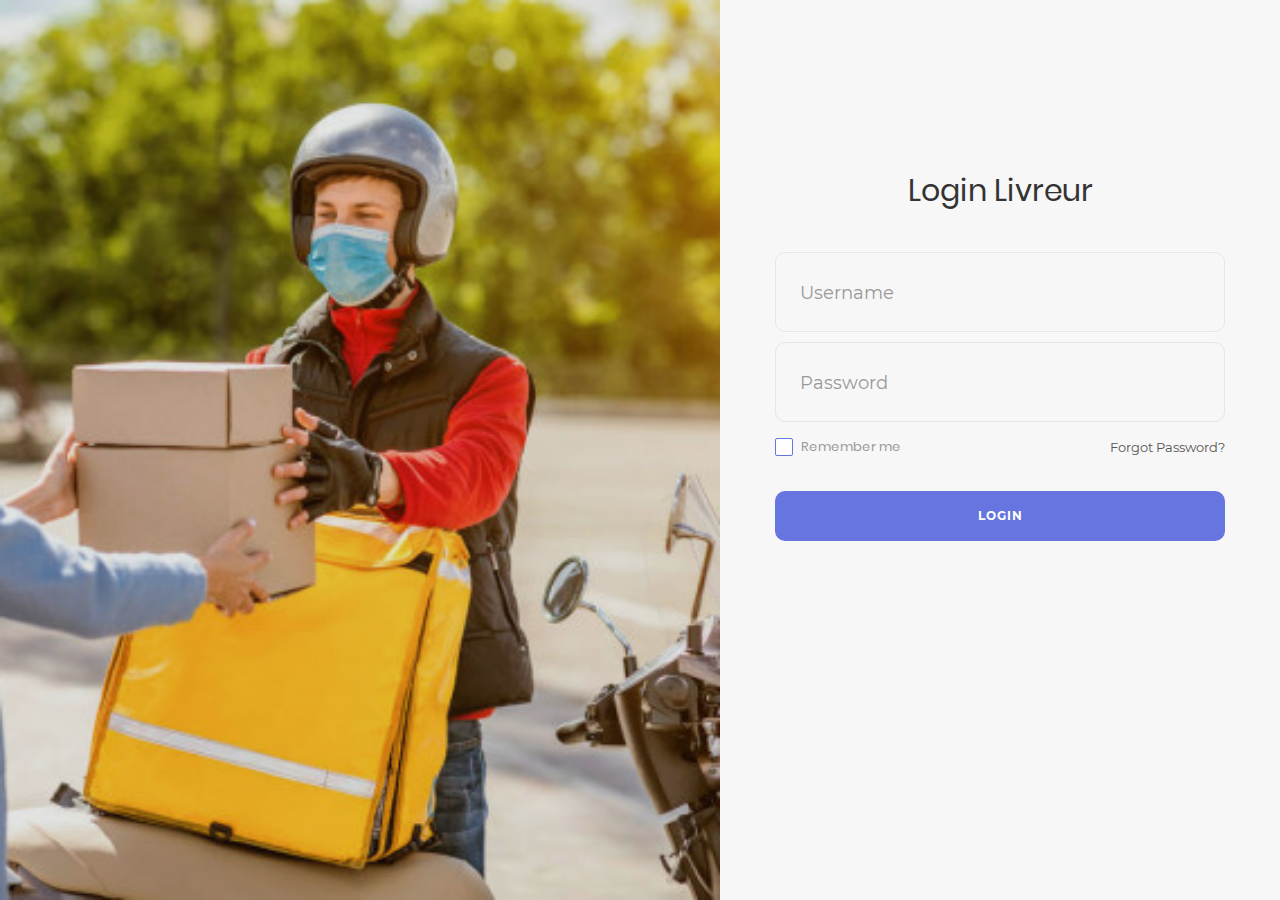
<file: delivery.html>
<!DOCTYPE html>
<html lang="en">
<head>
	<title>Login V18</title>
	<meta charset="UTF-8">
	<meta name="viewport" content="width=device-width, initial-scale=1">
	<link rel="icon" type="image/png" href="images/icons/icon.png"/>
	<link rel="stylesheet" type="text/css" href="vendor/bootstrap/css/bootstrap.min.css">
	<link rel="stylesheet" type="text/css" href="fonts/font-awesome-4.7.0/css/font-awesome.min.css">
	<link rel="stylesheet" type="text/css" href="fonts/Linearicons-Free-v1.0.0/icon-font.min.css">
	<link rel="stylesheet" type="text/css" href="vendor/animate/animate.css">	
	<link rel="stylesheet" type="text/css" href="vendor/css-hamburgers/hamburgers.min.css">
	<link rel="stylesheet" type="text/css" href="vendor/animsition/css/animsition.min.css">
	<link rel="stylesheet" type="text/css" href="vendor/select2/select2.min.css">
	<link rel="stylesheet" type="text/css" href="vendor/daterangepicker/daterangepicker.css">
	<link rel="stylesheet" type="text/css" href="css/util.css">
	<link rel="stylesheet" type="text/css" href="css/main.css">
</head>

<body style="background-color: #666666;">
	
	<div class="limiter">
		<div class="container-login100">
			<div class="wrap-login100">
				<form class="login100-form validate-form" >
					<span class="login100-form-title p-b-43">
						Login Livreur  
					</span>
					
					
					<div class="wrap-input100 validate-input" >
						<input class="input100" type="text" name="username">
						<span class="focus-input100"></span>
						<span class="label-input100">Username</span>
					</div>
					
					
					<div class="wrap-input100 validate-input" data-validate="Password is required">
						<input class="input100" type="password" name="pass">
						<span class="focus-input100"></span>
						<span class="label-input100">Password</span>
					</div>

					<div class="flex-sb-m w-full p-t-3 p-b-32">
						<div class="contact100-form-checkbox">
							<input class="input-checkbox100" id="ckb1" type="checkbox" name="remember-me">
							<label class="label-checkbox100" for="ckb1">
								Remember me
							</label>
						</div>

						<div>
							<a href="#" class="txt1">
								Forgot Password?
							</a>
						</div>
					</div>
			

					<div class="container-login100-form-btn">
						<button class="login100-form-btn">
							Login
						</button>
					</div>
					

				</form>

				<div class="login100-more" style="background-image: url('images/bg-03.jpg');">
				</div>
			</div>
		</div>
	</div>
	
	

	
	
<!--===============================================================================================-->
	<script src="vendor/jquery/jquery-3.2.1.min.js"></script>
<!--===============================================================================================-->
	<script src="vendor/animsition/js/animsition.min.js"></script>
<!--===============================================================================================-->
	<script src="vendor/bootstrap/js/popper.js"></script>
	<script src="vendor/bootstrap/js/bootstrap.min.js"></script>
<!--===============================================================================================-->
	<script src="vendor/select2/select2.min.js"></script>
<!--===============================================================================================-->
	<script src="vendor/daterangepicker/moment.min.js"></script>
	<script src="vendor/daterangepicker/daterangepicker.js"></script>
<!--===============================================================================================-->
	<script src="vendor/countdowntime/countdowntime.js"></script>
<!--===============================================================================================-->
	<script src="js/main.js"></script>

</body>
</html>
</file>
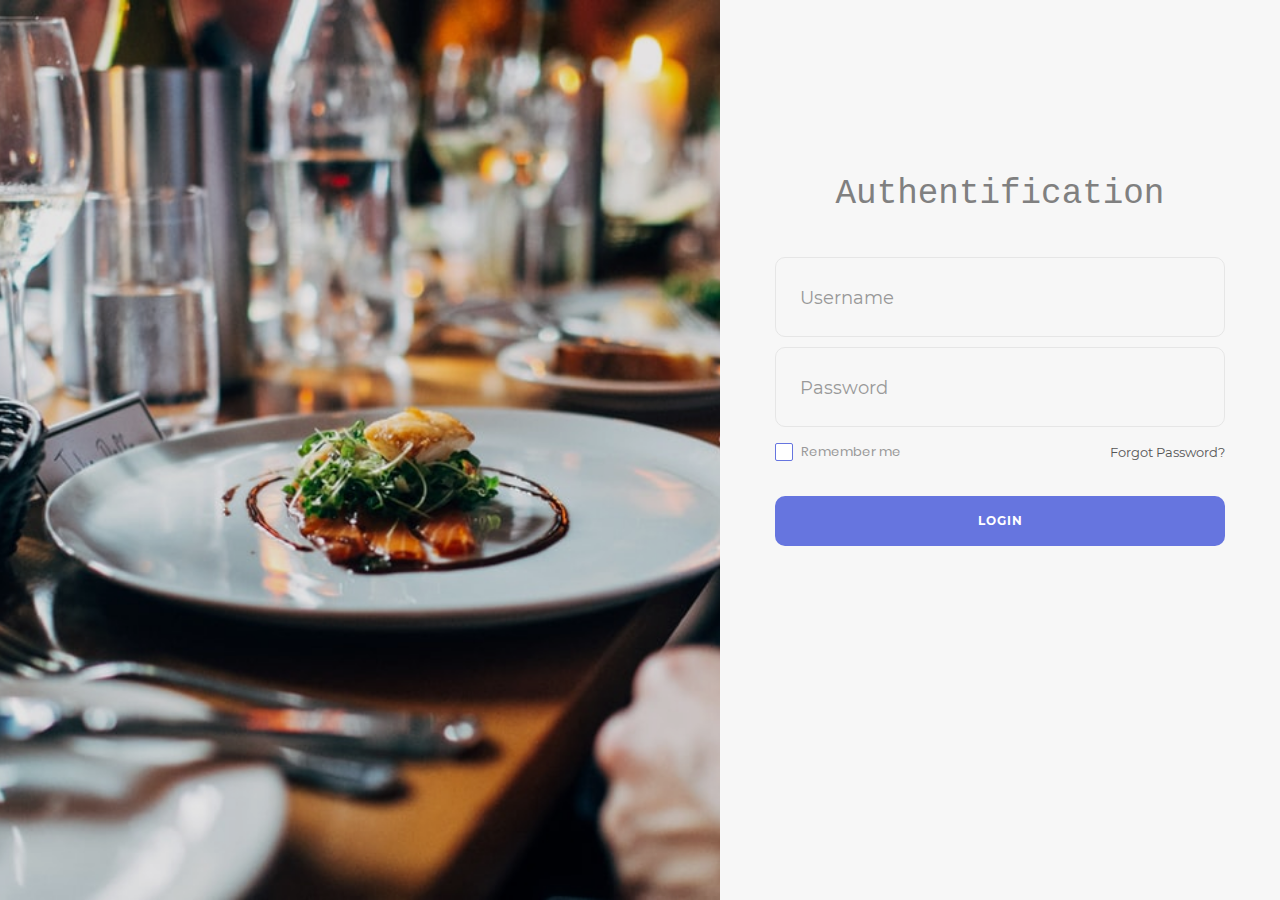
<file: login-users.html>
<!DOCTYPE html>
<html lang="en">
<head>
	<title>Login V18</title>
	<meta charset="UTF-8">
	<meta name="viewport" content="width=device-width, initial-scale=1">
	<link rel="icon" type="image/png" href="images/icons/icon.png"/>
	<link rel="stylesheet" type="text/css" href="vendor/bootstrap/css/bootstrap.min.css">
	<link rel="stylesheet" type="text/css" href="fonts/font-awesome-4.7.0/css/font-awesome.min.css">
	<link rel="stylesheet" type="text/css" href="fonts/Linearicons-Free-v1.0.0/icon-font.min.css">
	<link rel="stylesheet" type="text/css" href="vendor/animate/animate.css">	
	<link rel="stylesheet" type="text/css" href="vendor/css-hamburgers/hamburgers.min.css">
	<link rel="stylesheet" type="text/css" href="vendor/animsition/css/animsition.min.css">
	<link rel="stylesheet" type="text/css" href="vendor/select2/select2.min.css">
	<link rel="stylesheet" type="text/css" href="vendor/daterangepicker/daterangepicker.css">
	<link rel="stylesheet" type="text/css" href="css/util.css">
	<link rel="stylesheet" type="text/css" href="css/main.css">
	<style>
		.sitename{
			color:gray;
			font-family: 'Courier New', Courier, monospace;
		}
		.sitename:hover{
			text-decoration: dotted;
            opacity: 0.7;
		}
	</style>
	<script src="https://ajax.googleapis.com/ajax/libs/jquery/3.5.1/jquery.min.js"></script>
	<script> 
	$(document).ready(function(){
	 
		var div = $(".sitename");  
		div.animate({left: '5px',right:'5px'}, 300);
		div.animate({fontSize: '1.2em'}, "slow");
	});
	</script> 
</head>

<body style="background-color: #666666;">
	
	<div class="limiter">
		<div class="container-login100">
			<div class="wrap-login100">
				<form class="login100-form validate-form"  method="POST" action="connectuser.php" >
				<span class="login100-form-title p-b-43">
						<div class="sitename"> Authentification </div>
					</span>
					
					
					<div class="wrap-input100 validate-input" >
						<input class="input100" type="text" name="username">
						<span class="focus-input100"></span>
						<span class="label-input100">Username</span>
					</div>
					
					
					<div class="wrap-input100 validate-input" data-validate="Password is required">
						<input class="input100" type="password" name="pass">
						<span class="focus-input100"></span>
						<span class="label-input100">Password</span>
					</div>

					<div class="flex-sb-m w-full p-t-3 p-b-32">
						<div class="contact100-form-checkbox">
							<input class="input-checkbox100" id="ckb1" type="checkbox" name="remember-me">
							<label class="label-checkbox100" for="ckb1">
								Remember me
							</label>
						</div>

						<div>
							<a href="#" class="txt1">
								Forgot Password?
							</a>
						</div>
					</div>
			

					<div class="container-login100-form-btn">
						<button class="login100-form-btn">
							Login
						</button>
					</div>
				</form>

				<div class="login100-more" style="background-image: url('images/bg-02.jpg');">
				</div>
			</div>
		</div>
	</div>
	
	

	
	
<!--===============================================================================================-->
	<script src="vendor/jquery/jquery-3.2.1.min.js"></script>
<!--===============================================================================================-->
	<script src="vendor/animsition/js/animsition.min.js"></script>
<!--===============================================================================================-->
	<script src="vendor/bootstrap/js/popper.js"></script>
	<script src="vendor/bootstrap/js/bootstrap.min.js"></script>
<!--===============================================================================================-->
	<script src="vendor/select2/select2.min.js"></script>
<!--===============================================================================================-->
	<script src="vendor/daterangepicker/moment.min.js"></script>
	<script src="vendor/daterangepicker/daterangepicker.js"></script>
<!--===============================================================================================-->
	<script src="vendor/countdowntime/countdowntime.js"></script>
<!--===============================================================================================-->
	<script src="js/main.js"></script>

</body>
</html>
</file>
<file: vendor/daterangepicker/daterangepicker.css>
.daterangepicker {
  position: absolute;
  color: inherit;
  background-color: #fff;
  border-radius: 4px;
  width: 278px;
  padding: 4px;
  margin-top: 1px;
  top: 100px;
  left: 20px;
  /* Calendars */ }
  .daterangepicker:before, .daterangepicker:after {
    position: absolute;
    display: inline-block;
    border-bottom-color: rgba(0, 0, 0, 0.2);
    content: ''; }
  .daterangepicker:before {
    top: -7px;
    border-right: 7px solid transparent;
    border-left: 7px solid transparent;
    border-bottom: 7px solid #ccc; }
  .daterangepicker:after {
    top: -6px;
    border-right: 6px solid transparent;
    border-bottom: 6px solid #fff;
    border-left: 6px solid transparent; }
  .daterangepicker.opensleft:before {
    right: 9px; }
  .daterangepicker.opensleft:after {
    right: 10px; }
  .daterangepicker.openscenter:before {
    left: 0;
    right: 0;
    width: 0;
    margin-left: auto;
    margin-right: auto; }
  .daterangepicker.openscenter:after {
    left: 0;
    right: 0;
    width: 0;
    margin-left: auto;
    margin-right: auto; }
  .daterangepicker.opensright:before {
    left: 9px; }
  .daterangepicker.opensright:after {
    left: 10px; }
  .daterangepicker.dropup {
    margin-top: -5px; }
    .daterangepicker.dropup:before {
      top: initial;
      bottom: -7px;
      border-bottom: initial;
      border-top: 7px solid #ccc; }
    .daterangepicker.dropup:after {
      top: initial;
      bottom: -6px;
      border-bottom: initial;
      border-top: 6px solid #fff; }
  .daterangepicker.dropdown-menu {
    max-width: none;
    z-index: 3001; }
  .daterangepicker.single .ranges, .daterangepicker.single .calendar {
    float: none; }
  .daterangepicker.show-calendar .calendar {
    display: block; }
  .daterangepicker .calendar {
    display: none;
    max-width: 270px;
    margin: 4px; }
    .daterangepicker .calendar.single .calendar-table {
      border: none; }
    .daterangepicker .calendar th, .daterangepicker .calendar td {
      white-space: nowrap;
      text-align: center;
      min-width: 32px; }
  .daterangepicker .calendar-table {
    border: 1px solid #fff;
    padding: 4px;
    border-radius: 4px;
    background-color: #fff; }
  .daterangepicker table {
    width: 100%;
    margin: 0; }
  .daterangepicker td, .daterangepicker th {
    text-align: center;
    width: 20px;
    height: 20px;
    border-radius: 4px;
    border: 1px solid transparent;
    white-space: nowrap;
    cursor: pointer; }
    .daterangepicker td.available:hover, .daterangepicker th.available:hover {
      background-color: #eee;
      border-color: transparent;
      color: inherit; }
    .daterangepicker td.week, .daterangepicker th.week {
      font-size: 80%;
      color: #ccc; }
  .daterangepicker td.off, .daterangepicker td.off.in-range, .daterangepicker td.off.start-date, .daterangepicker td.off.end-date {
    background-color: #fff;
    border-color: transparent;
    color: #999; }
  .daterangepicker td.in-range {
    background-color: #ebf4f8;
    border-color: transparent;
    color: #000;
    border-radius: 0; }
  .daterangepicker td.start-date {
    border-radius: 4px 0 0 4px; }
  .daterangepicker td.end-date {
    border-radius: 0 4px 4px 0; }
  .daterangepicker td.start-date.end-date {
    border-radius: 4px; }
  .daterangepicker td.active, .daterangepicker td.active:hover {
    background-color: #357ebd;
    border-color: transparent;
    color: #fff; }
  .daterangepicker th.month {
    width: auto; }
  .daterangepicker td.disabled, .daterangepicker option.disabled {
    color: #999;
    cursor: not-allowed;
    text-decoration: line-through; }
  .daterangepicker select.monthselect, .daterangepicker select.yearselect {
    font-size: 12px;
    padding: 1px;
    height: auto;
    margin: 0;
    cursor: default; }
  .daterangepicker select.monthselect {
    margin-right: 2%;
    width: 56%; }
  .daterangepicker select.yearselect {
    width: 40%; }
  .daterangepicker select.hourselect, .daterangepicker select.minuteselect, .daterangepicker select.secondselect, .daterangepicker select.ampmselect {
    width: 50px;
    margin-bottom: 0; }
  .daterangepicker .input-mini {
    border: 1px solid #ccc;
    border-radius: 4px;
    color: #555;
    height: 30px;
    line-height: 30px;
    display: block;
    vertical-align: middle;
    margin: 0 0 5px 0;
    padding: 0 6px 0 28px;
    width: 100%; }
    .daterangepicker .input-mini.active {
      border: 1px solid #08c;
      border-radius: 4px; }
  .daterangepicker .daterangepicker_input {
    position: relative; }
    .daterangepicker .daterangepicker_input i {
      position: absolute;
      left: 8px;
      top: 8px; }
  .daterangepicker.rtl .input-mini {
    padding-right: 28px;
    padding-left: 6px; }
  .daterangepicker.rtl .daterangepicker_input i {
    left: auto;
    right: 8px; }
  .daterangepicker .calendar-time {
    text-align: center;
    margin: 5px auto;
    line-height: 30px;
    position: relative;
    padding-left: 28px; }
    .daterangepicker .calendar-time select.disabled {
      color: #ccc;
      cursor: not-allowed; }

.ranges {
  font-size: 11px;
  float: none;
  margin: 4px;
  text-align: left; }
  .ranges ul {
    list-style: none;
    margin: 0 auto;
    padding: 0;
    width: 100%; }
  .ranges li {
    font-size: 13px;
    background-color: #f5f5f5;
    border: 1px solid #f5f5f5;
    border-radius: 4px;
    color: #08c;
    padding: 3px 12px;
    margin-bottom: 8px;
    cursor: pointer; }
    .ranges li:hover {
      background-color: #08c;
      border: 1px solid #08c;
      color: #fff; }
    .ranges li.active {
      background-color: #08c;
      border: 1px solid #08c;
      color: #fff; }

/*  Larger Screen Styling */
@media (min-width: 564px) {
  .daterangepicker {
    width: auto; }
    .daterangepicker .ranges ul {
      width: 160px; }
    .daterangepicker.single .ranges ul {
      width: 100%; }
    .daterangepicker.single .calendar.left {
      clear: none; }
    .daterangepicker.single.ltr .ranges, .daterangepicker.single.ltr .calendar {
      float: left; }
    .daterangepicker.single.rtl .ranges, .daterangepicker.single.rtl .calendar {
      float: right; }
    .daterangepicker.ltr {
      direction: ltr;
      text-align: left; }
      .daterangepicker.ltr .calendar.left {
        clear: left;
        margin-right: 0; }
        .daterangepicker.ltr .calendar.left .calendar-table {
          border-right: none;
          border-top-right-radius: 0;
          border-bottom-right-radius: 0; }
      .daterangepicker.ltr .calendar.right {
        margin-left: 0; }
        .daterangepicker.ltr .calendar.right .calendar-table {
          border-left: none;
          border-top-left-radius: 0;
          border-bottom-left-radius: 0; }
      .daterangepicker.ltr .left .daterangepicker_input {
        padding-right: 12px; }
      .daterangepicker.ltr .calendar.left .calendar-table {
        padding-right: 12px; }
      .daterangepicker.ltr .ranges, .daterangepicker.ltr .calendar {
        float: left; }
    .daterangepicker.rtl {
      direction: rtl;
      text-align: right; }
      .daterangepicker.rtl .calendar.left {
        clear: right;
        margin-left: 0; }
        .daterangepicker.rtl .calendar.left .calendar-table {
          border-left: none;
          border-top-left-radius: 0;
          border-bottom-left-radius: 0; }
      .daterangepicker.rtl .calendar.right {
        margin-right: 0; }
        .daterangepicker.rtl .calendar.right .calendar-table {
          border-right: none;
          border-top-right-radius: 0;
          border-bottom-right-radius: 0; }
      .daterangepicker.rtl .left .daterangepicker_input {
        padding-left: 12px; }
      .daterangepicker.rtl .calendar.left .calendar-table {
        padding-left: 12px; }
      .daterangepicker.rtl .ranges, .daterangepicker.rtl .calendar {
        text-align: right;
        float: right; } }
@media (min-width: 730px) {
  .daterangepicker .ranges {
    width: auto; }
  .daterangepicker.ltr .ranges {
    float: left; }
  .daterangepicker.rtl .ranges {
    float: right; }
  .daterangepicker .calendar.left {
    clear: none !important; } }
</file>
<file: css/util.css>
/*[ FONT SIZE ]
///////////////////////////////////////////////////////////
*/
.fs-1 {font-size: 1px;}
.fs-2 {font-size: 2px;}
.fs-3 {font-size: 3px;}
.fs-4 {font-size: 4px;}
.fs-5 {font-size: 5px;}
.fs-6 {font-size: 6px;}
.fs-7 {font-size: 7px;}
.fs-8 {font-size: 8px;}
.fs-9 {font-size: 9px;}
.fs-10 {font-size: 10px;}
.fs-11 {font-size: 11px;}
.fs-12 {font-size: 12px;}
.fs-13 {font-size: 13px;}
.fs-14 {font-size: 14px;}
.fs-15 {font-size: 15px;}
.fs-16 {font-size: 16px;}
.fs-17 {font-size: 17px;}
.fs-18 {font-size: 18px;}
.fs-19 {font-size: 19px;}
.fs-20 {font-size: 20px;}
.fs-21 {font-size: 21px;}
.fs-22 {font-size: 22px;}
.fs-23 {font-size: 23px;}
.fs-24 {font-size: 24px;}
.fs-25 {font-size: 25px;}
.fs-26 {font-size: 26px;}
.fs-27 {font-size: 27px;}
.fs-28 {font-size: 28px;}
.fs-29 {font-size: 29px;}
.fs-30 {font-size: 30px;}
.fs-31 {font-size: 31px;}
.fs-32 {font-size: 32px;}
.fs-33 {font-size: 33px;}
.fs-34 {font-size: 34px;}
.fs-35 {font-size: 35px;}
.fs-36 {font-size: 36px;}
.fs-37 {font-size: 37px;}
.fs-38 {font-size: 38px;}
.fs-39 {font-size: 39px;}
.fs-40 {font-size: 40px;}
.fs-41 {font-size: 41px;}
.fs-42 {font-size: 42px;}
.fs-43 {font-size: 43px;}
.fs-44 {font-size: 44px;}
.fs-45 {font-size: 45px;}
.fs-46 {font-size: 46px;}
.fs-47 {font-size: 47px;}
.fs-48 {font-size: 48px;}
.fs-49 {font-size: 49px;}
.fs-50 {font-size: 50px;}
.fs-51 {font-size: 51px;}
.fs-52 {font-size: 52px;}
.fs-53 {font-size: 53px;}
.fs-54 {font-size: 54px;}
.fs-55 {font-size: 55px;}
.fs-56 {font-size: 56px;}
.fs-57 {font-size: 57px;}
.fs-58 {font-size: 58px;}
.fs-59 {font-size: 59px;}
.fs-60 {font-size: 60px;}
.fs-61 {font-size: 61px;}
.fs-62 {font-size: 62px;}
.fs-63 {font-size: 63px;}
.fs-64 {font-size: 64px;}
.fs-65 {font-size: 65px;}
.fs-66 {font-size: 66px;}
.fs-67 {font-size: 67px;}
.fs-68 {font-size: 68px;}
.fs-69 {font-size: 69px;}
.fs-70 {font-size: 70px;}
.fs-71 {font-size: 71px;}
.fs-72 {font-size: 72px;}
.fs-73 {font-size: 73px;}
.fs-74 {font-size: 74px;}
.fs-75 {font-size: 75px;}
.fs-76 {font-size: 76px;}
.fs-77 {font-size: 77px;}
.fs-78 {font-size: 78px;}
.fs-79 {font-size: 79px;}
.fs-80 {font-size: 80px;}
.fs-81 {font-size: 81px;}
.fs-82 {font-size: 82px;}
.fs-83 {font-size: 83px;}
.fs-84 {font-size: 84px;}
.fs-85 {font-size: 85px;}
.fs-86 {font-size: 86px;}
.fs-87 {font-size: 87px;}
.fs-88 {font-size: 88px;}
.fs-89 {font-size: 89px;}
.fs-90 {font-size: 90px;}
.fs-91 {font-size: 91px;}
.fs-92 {font-size: 92px;}
.fs-93 {font-size: 93px;}
.fs-94 {font-size: 94px;}
.fs-95 {font-size: 95px;}
.fs-96 {font-size: 96px;}
.fs-97 {font-size: 97px;}
.fs-98 {font-size: 98px;}
.fs-99 {font-size: 99px;}
.fs-100 {font-size: 100px;}
.fs-101 {font-size: 101px;}
.fs-102 {font-size: 102px;}
.fs-103 {font-size: 103px;}
.fs-104 {font-size: 104px;}
.fs-105 {font-size: 105px;}
.fs-106 {font-size: 106px;}
.fs-107 {font-size: 107px;}
.fs-108 {font-size: 108px;}
.fs-109 {font-size: 109px;}
.fs-110 {font-size: 110px;}
.fs-111 {font-size: 111px;}
.fs-112 {font-size: 112px;}
.fs-113 {font-size: 113px;}
.fs-114 {font-size: 114px;}
.fs-115 {font-size: 115px;}
.fs-116 {font-size: 116px;}
.fs-117 {font-size: 117px;}
.fs-118 {font-size: 118px;}
.fs-119 {font-size: 119px;}
.fs-120 {font-size: 120px;}
.fs-121 {font-size: 121px;}
.fs-122 {font-size: 122px;}
.fs-123 {font-size: 123px;}
.fs-124 {font-size: 124px;}
.fs-125 {font-size: 125px;}
.fs-126 {font-size: 126px;}
.fs-127 {font-size: 127px;}
.fs-128 {font-size: 128px;}
.fs-129 {font-size: 129px;}
.fs-130 {font-size: 130px;}
.fs-131 {font-size: 131px;}
.fs-132 {font-size: 132px;}
.fs-133 {font-size: 133px;}
.fs-134 {font-size: 134px;}
.fs-135 {font-size: 135px;}
.fs-136 {font-size: 136px;}
.fs-137 {font-size: 137px;}
.fs-138 {font-size: 138px;}
.fs-139 {font-size: 139px;}
.fs-140 {font-size: 140px;}
.fs-141 {font-size: 141px;}
.fs-142 {font-size: 142px;}
.fs-143 {font-size: 143px;}
.fs-144 {font-size: 144px;}
.fs-145 {font-size: 145px;}
.fs-146 {font-size: 146px;}
.fs-147 {font-size: 147px;}
.fs-148 {font-size: 148px;}
.fs-149 {font-size: 149px;}
.fs-150 {font-size: 150px;}
.fs-151 {font-size: 151px;}
.fs-152 {font-size: 152px;}
.fs-153 {font-size: 153px;}
.fs-154 {font-size: 154px;}
.fs-155 {font-size: 155px;}
.fs-156 {font-size: 156px;}
.fs-157 {font-size: 157px;}
.fs-158 {font-size: 158px;}
.fs-159 {font-size: 159px;}
.fs-160 {font-size: 160px;}
.fs-161 {font-size: 161px;}
.fs-162 {font-size: 162px;}
.fs-163 {font-size: 163px;}
.fs-164 {font-size: 164px;}
.fs-165 {font-size: 165px;}
.fs-166 {font-size: 166px;}
.fs-167 {font-size: 167px;}
.fs-168 {font-size: 168px;}
.fs-169 {font-size: 169px;}
.fs-170 {font-size: 170px;}
.fs-171 {font-size: 171px;}
.fs-172 {font-size: 172px;}
.fs-173 {font-size: 173px;}
.fs-174 {font-size: 174px;}
.fs-175 {font-size: 175px;}
.fs-176 {font-size: 176px;}
.fs-177 {font-size: 177px;}
.fs-178 {font-size: 178px;}
.fs-179 {font-size: 179px;}
.fs-180 {font-size: 180px;}
.fs-181 {font-size: 181px;}
.fs-182 {font-size: 182px;}
.fs-183 {font-size: 183px;}
.fs-184 {font-size: 184px;}
.fs-185 {font-size: 185px;}
.fs-186 {font-size: 186px;}
.fs-187 {font-size: 187px;}
.fs-188 {font-size: 188px;}
.fs-189 {font-size: 189px;}
.fs-190 {font-size: 190px;}
.fs-191 {font-size: 191px;}
.fs-192 {font-size: 192px;}
.fs-193 {font-size: 193px;}
.fs-194 {font-size: 194px;}
.fs-195 {font-size: 195px;}
.fs-196 {font-size: 196px;}
.fs-197 {font-size: 197px;}
.fs-198 {font-size: 198px;}
.fs-199 {font-size: 199px;}
.fs-200 {font-size: 200px;}

/*[ PADDING ]
///////////////////////////////////////////////////////////
*/
.p-t-0 {padding-top: 0px;}
.p-t-1 {padding-top: 1px;}
.p-t-2 {padding-top: 2px;}
.p-t-3 {padding-top: 3px;}
.p-t-4 {padding-top: 4px;}
.p-t-5 {padding-top: 5px;}
.p-t-6 {padding-top: 6px;}
.p-t-7 {padding-top: 7px;}
.p-t-8 {padding-top: 8px;}
.p-t-9 {padding-top: 9px;}
.p-t-10 {padding-top: 10px;}
.p-t-11 {padding-top: 11px;}
.p-t-12 {padding-top: 12px;}
.p-t-13 {padding-top: 13px;}
.p-t-14 {padding-top: 14px;}
.p-t-15 {padding-top: 15px;}
.p-t-16 {padding-top: 16px;}
.p-t-17 {padding-top: 17px;}
.p-t-18 {padding-top: 18px;}
.p-t-19 {padding-top: 19px;}
.p-t-20 {padding-top: 20px;}
.p-t-21 {padding-top: 21px;}
.p-t-22 {padding-top: 22px;}
.p-t-23 {padding-top: 23px;}
.p-t-24 {padding-top: 24px;}
.p-t-25 {padding-top: 25px;}
.p-t-26 {padding-top: 26px;}
.p-t-27 {padding-top: 27px;}
.p-t-28 {padding-top: 28px;}
.p-t-29 {padding-top: 29px;}
.p-t-30 {padding-top: 30px;}
.p-t-31 {padding-top: 31px;}
.p-t-32 {padding-top: 32px;}
.p-t-33 {padding-top: 33px;}
.p-t-34 {padding-top: 34px;}
.p-t-35 {padding-top: 35px;}
.p-t-36 {padding-top: 36px;}
.p-t-37 {padding-top: 37px;}
.p-t-38 {padding-top: 38px;}
.p-t-39 {padding-top: 39px;}
.p-t-40 {padding-top: 40px;}
.p-t-41 {padding-top: 41px;}
.p-t-42 {padding-top: 42px;}
.p-t-43 {padding-top: 43px;}
.p-t-44 {padding-top: 44px;}
.p-t-45 {padding-top: 45px;}
.p-t-46 {padding-top: 46px;}
.p-t-47 {padding-top: 47px;}
.p-t-48 {padding-top: 48px;}
.p-t-49 {padding-top: 49px;}
.p-t-50 {padding-top: 50px;}
.p-t-51 {padding-top: 51px;}
.p-t-52 {padding-top: 52px;}
.p-t-53 {padding-top: 53px;}
.p-t-54 {padding-top: 54px;}
.p-t-55 {padding-top: 55px;}
.p-t-56 {padding-top: 56px;}
.p-t-57 {padding-top: 57px;}
.p-t-58 {padding-top: 58px;}
.p-t-59 {padding-top: 59px;}
.p-t-60 {padding-top: 60px;}
.p-t-61 {padding-top: 61px;}
.p-t-62 {padding-top: 62px;}
.p-t-63 {padding-top: 63px;}
.p-t-64 {padding-top: 64px;}
.p-t-65 {padding-top: 65px;}
.p-t-66 {padding-top: 66px;}
.p-t-67 {padding-top: 67px;}
.p-t-68 {padding-top: 68px;}
.p-t-69 {padding-top: 69px;}
.p-t-70 {padding-top: 70px;}
.p-t-71 {padding-top: 71px;}
.p-t-72 {padding-top: 72px;}
.p-t-73 {padding-top: 73px;}
.p-t-74 {padding-top: 74px;}
.p-t-75 {padding-top: 75px;}
.p-t-76 {padding-top: 76px;}
.p-t-77 {padding-top: 77px;}
.p-t-78 {padding-top: 78px;}
.p-t-79 {padding-top: 79px;}
.p-t-80 {padding-top: 80px;}
.p-t-81 {padding-top: 81px;}
.p-t-82 {padding-top: 82px;}
.p-t-83 {padding-top: 83px;}
.p-t-84 {padding-top: 84px;}
.p-t-85 {padding-top: 85px;}
.p-t-86 {padding-top: 86px;}
.p-t-87 {padding-top: 87px;}
.p-t-88 {padding-top: 88px;}
.p-t-89 {padding-top: 89px;}
.p-t-90 {padding-top: 90px;}
.p-t-91 {padding-top: 91px;}
.p-t-92 {padding-top: 92px;}
.p-t-93 {padding-top: 93px;}
.p-t-94 {padding-top: 94px;}
.p-t-95 {padding-top: 95px;}
.p-t-96 {padding-top: 96px;}
.p-t-97 {padding-top: 97px;}
.p-t-98 {padding-top: 98px;}
.p-t-99 {padding-top: 99px;}
.p-t-100 {padding-top: 100px;}
.p-t-101 {padding-top: 101px;}
.p-t-102 {padding-top: 102px;}
.p-t-103 {padding-top: 103px;}
.p-t-104 {padding-top: 104px;}
.p-t-105 {padding-top: 105px;}
.p-t-106 {padding-top: 106px;}
.p-t-107 {padding-top: 107px;}
.p-t-108 {padding-top: 108px;}
.p-t-109 {padding-top: 109px;}
.p-t-110 {padding-top: 110px;}
.p-t-111 {padding-top: 111px;}
.p-t-112 {padding-top: 112px;}
.p-t-113 {padding-top: 113px;}
.p-t-114 {padding-top: 114px;}
.p-t-115 {padding-top: 115px;}
.p-t-116 {padding-top: 116px;}
.p-t-117 {padding-top: 117px;}
.p-t-118 {padding-top: 118px;}
.p-t-119 {padding-top: 119px;}
.p-t-120 {padding-top: 120px;}
.p-t-121 {padding-top: 121px;}
.p-t-122 {padding-top: 122px;}
.p-t-123 {padding-top: 123px;}
.p-t-124 {padding-top: 124px;}
.p-t-125 {padding-top: 125px;}
.p-t-126 {padding-top: 126px;}
.p-t-127 {padding-top: 127px;}
.p-t-128 {padding-top: 128px;}
.p-t-129 {padding-top: 129px;}
.p-t-130 {padding-top: 130px;}
.p-t-131 {padding-top: 131px;}
.p-t-132 {padding-top: 132px;}
.p-t-133 {padding-top: 133px;}
.p-t-134 {padding-top: 134px;}
.p-t-135 {padding-top: 135px;}
.p-t-136 {padding-top: 136px;}
.p-t-137 {padding-top: 137px;}
.p-t-138 {padding-top: 138px;}
.p-t-139 {padding-top: 139px;}
.p-t-140 {padding-top: 140px;}
.p-t-141 {padding-top: 141px;}
.p-t-142 {padding-top: 142px;}
.p-t-143 {padding-top: 143px;}
.p-t-144 {padding-top: 144px;}
.p-t-145 {padding-top: 145px;}
.p-t-146 {padding-top: 146px;}
.p-t-147 {padding-top: 147px;}
.p-t-148 {padding-top: 148px;}
.p-t-149 {padding-top: 149px;}
.p-t-150 {padding-top: 150px;}
.p-t-151 {padding-top: 151px;}
.p-t-152 {padding-top: 152px;}
.p-t-153 {padding-top: 153px;}
.p-t-154 {padding-top: 154px;}
.p-t-155 {padding-top: 155px;}
.p-t-156 {padding-top: 156px;}
.p-t-157 {padding-top: 157px;}
.p-t-158 {padding-top: 158px;}
.p-t-159 {padding-top: 159px;}
.p-t-160 {padding-top: 160px;}
.p-t-161 {padding-top: 161px;}
.p-t-162 {padding-top: 162px;}
.p-t-163 {padding-top: 163px;}
.p-t-164 {padding-top: 164px;}
.p-t-165 {padding-top: 165px;}
.p-t-166 {padding-top: 166px;}
.p-t-167 {padding-top: 167px;}
.p-t-168 {padding-top: 168px;}
.p-t-169 {padding-top: 169px;}
.p-t-170 {padding-top: 170px;}
.p-t-171 {padding-top: 171px;}
.p-t-172 {padding-top: 172px;}
.p-t-173 {padding-top: 173px;}
.p-t-174 {padding-top: 174px;}
.p-t-175 {padding-top: 175px;}
.p-t-176 {padding-top: 176px;}
.p-t-177 {padding-top: 177px;}
.p-t-178 {padding-top: 178px;}
.p-t-179 {padding-top: 179px;}
.p-t-180 {padding-top: 180px;}
.p-t-181 {padding-top: 181px;}
.p-t-182 {padding-top: 182px;}
.p-t-183 {padding-top: 183px;}
.p-t-184 {padding-top: 184px;}
.p-t-185 {padding-top: 185px;}
.p-t-186 {padding-top: 186px;}
.p-t-187 {padding-top: 187px;}
.p-t-188 {padding-top: 188px;}
.p-t-189 {padding-top: 189px;}
.p-t-190 {padding-top: 190px;}
.p-t-191 {padding-top: 191px;}
.p-t-192 {padding-top: 192px;}
.p-t-193 {padding-top: 193px;}
.p-t-194 {padding-top: 194px;}
.p-t-195 {padding-top: 195px;}
.p-t-196 {padding-top: 196px;}
.p-t-197 {padding-top: 197px;}
.p-t-198 {padding-top: 198px;}
.p-t-199 {padding-top: 199px;}
.p-t-200 {padding-top: 200px;}
.p-t-201 {padding-top: 201px;}
.p-t-202 {padding-top: 202px;}
.p-t-203 {padding-top: 203px;}
.p-t-204 {padding-top: 204px;}
.p-t-205 {padding-top: 205px;}
.p-t-206 {padding-top: 206px;}
.p-t-207 {padding-top: 207px;}
.p-t-208 {padding-top: 208px;}
.p-t-209 {padding-top: 209px;}
.p-t-210 {padding-top: 210px;}
.p-t-211 {padding-top: 211px;}
.p-t-212 {padding-top: 212px;}
.p-t-213 {padding-top: 213px;}
.p-t-214 {padding-top: 214px;}
.p-t-215 {padding-top: 215px;}
.p-t-216 {padding-top: 216px;}
.p-t-217 {padding-top: 217px;}
.p-t-218 {padding-top: 218px;}
.p-t-219 {padding-top: 219px;}
.p-t-220 {padding-top: 220px;}
.p-t-221 {padding-top: 221px;}
.p-t-222 {padding-top: 222px;}
.p-t-223 {padding-top: 223px;}
.p-t-224 {padding-top: 224px;}
.p-t-225 {padding-top: 225px;}
.p-t-226 {padding-top: 226px;}
.p-t-227 {padding-top: 227px;}
.p-t-228 {padding-top: 228px;}
.p-t-229 {padding-top: 229px;}
.p-t-230 {padding-top: 230px;}
.p-t-231 {padding-top: 231px;}
.p-t-232 {padding-top: 232px;}
.p-t-233 {padding-top: 233px;}
.p-t-234 {padding-top: 234px;}
.p-t-235 {padding-top: 235px;}
.p-t-236 {padding-top: 236px;}
.p-t-237 {padding-top: 237px;}
.p-t-238 {padding-top: 238px;}
.p-t-239 {padding-top: 239px;}
.p-t-240 {padding-top: 240px;}
.p-t-241 {padding-top: 241px;}
.p-t-242 {padding-top: 242px;}
.p-t-243 {padding-top: 243px;}
.p-t-244 {padding-top: 244px;}
.p-t-245 {padding-top: 245px;}
.p-t-246 {padding-top: 246px;}
.p-t-247 {padding-top: 247px;}
.p-t-248 {padding-top: 248px;}
.p-t-249 {padding-top: 249px;}
.p-t-250 {padding-top: 250px;}
.p-b-0 {padding-bottom: 0px;}
.p-b-1 {padding-bottom: 1px;}
.p-b-2 {padding-bottom: 2px;}
.p-b-3 {padding-bottom: 3px;}
.p-b-4 {padding-bottom: 4px;}
.p-b-5 {padding-bottom: 5px;}
.p-b-6 {padding-bottom: 6px;}
.p-b-7 {padding-bottom: 7px;}
.p-b-8 {padding-bottom: 8px;}
.p-b-9 {padding-bottom: 9px;}
.p-b-10 {padding-bottom: 10px;}
.p-b-11 {padding-bottom: 11px;}
.p-b-12 {padding-bottom: 12px;}
.p-b-13 {padding-bottom: 13px;}
.p-b-14 {padding-bottom: 14px;}
.p-b-15 {padding-bottom: 15px;}
.p-b-16 {padding-bottom: 16px;}
.p-b-17 {padding-bottom: 17px;}
.p-b-18 {padding-bottom: 18px;}
.p-b-19 {padding-bottom: 19px;}
.p-b-20 {padding-bottom: 20px;}
.p-b-21 {padding-bottom: 21px;}
.p-b-22 {padding-bottom: 22px;}
.p-b-23 {padding-bottom: 23px;}
.p-b-24 {padding-bottom: 24px;}
.p-b-25 {padding-bottom: 25px;}
.p-b-26 {padding-bottom: 26px;}
.p-b-27 {padding-bottom: 27px;}
.p-b-28 {padding-bottom: 28px;}
.p-b-29 {padding-bottom: 29px;}
.p-b-30 {padding-bottom: 30px;}
.p-b-31 {padding-bottom: 31px;}
.p-b-32 {padding-bottom: 32px;}
.p-b-33 {padding-bottom: 33px;}
.p-b-34 {padding-bottom: 34px;}
.p-b-35 {padding-bottom: 35px;}
.p-b-36 {padding-bottom: 36px;}
.p-b-37 {padding-bottom: 37px;}
.p-b-38 {padding-bottom: 38px;}
.p-b-39 {padding-bottom: 39px;}
.p-b-40 {padding-bottom: 40px;}
.p-b-41 {padding-bottom: 41px;}
.p-b-42 {padding-bottom: 42px;}
.p-b-43 {padding-bottom: 43px;}
.p-b-44 {padding-bottom: 44px;}
.p-b-45 {padding-bottom: 45px;}
.p-b-46 {padding-bottom: 46px;}
.p-b-47 {padding-bottom: 47px;}
.p-b-48 {padding-bottom: 48px;}
.p-b-49 {padding-bottom: 49px;}
.p-b-50 {padding-bottom: 50px;}
.p-b-51 {padding-bottom: 51px;}
.p-b-52 {padding-bottom: 52px;}
.p-b-53 {padding-bottom: 53px;}
.p-b-54 {padding-bottom: 54px;}
.p-b-55 {padding-bottom: 55px;}
.p-b-56 {padding-bottom: 56px;}
.p-b-57 {padding-bottom: 57px;}
.p-b-58 {padding-bottom: 58px;}
.p-b-59 {padding-bottom: 59px;}
.p-b-60 {padding-bottom: 60px;}
.p-b-61 {padding-bottom: 61px;}
.p-b-62 {padding-bottom: 62px;}
.p-b-63 {padding-bottom: 63px;}
.p-b-64 {padding-bottom: 64px;}
.p-b-65 {padding-bottom: 65px;}
.p-b-66 {padding-bottom: 66px;}
.p-b-67 {padding-bottom: 67px;}
.p-b-68 {padding-bottom: 68px;}
.p-b-69 {padding-bottom: 69px;}
.p-b-70 {padding-bottom: 70px;}
.p-b-71 {padding-bottom: 71px;}
.p-b-72 {padding-bottom: 72px;}
.p-b-73 {padding-bottom: 73px;}
.p-b-74 {padding-bottom: 74px;}
.p-b-75 {padding-bottom: 75px;}
.p-b-76 {padding-bottom: 76px;}
.p-b-77 {padding-bottom: 77px;}
.p-b-78 {padding-bottom: 78px;}
.p-b-79 {padding-bottom: 79px;}
.p-b-80 {padding-bottom: 80px;}
.p-b-81 {padding-bottom: 81px;}
.p-b-82 {padding-bottom: 82px;}
.p-b-83 {padding-bottom: 83px;}
.p-b-84 {padding-bottom: 84px;}
.p-b-85 {padding-bottom: 85px;}
.p-b-86 {padding-bottom: 86px;}
.p-b-87 {padding-bottom: 87px;}
.p-b-88 {padding-bottom: 88px;}
.p-b-89 {padding-bottom: 89px;}
.p-b-90 {padding-bottom: 90px;}
.p-b-91 {padding-bottom: 91px;}
.p-b-92 {padding-bottom: 92px;}
.p-b-93 {padding-bottom: 93px;}
.p-b-94 {padding-bottom: 94px;}
.p-b-95 {padding-bottom: 95px;}
.p-b-96 {padding-bottom: 96px;}
.p-b-97 {padding-bottom: 97px;}
.p-b-98 {padding-bottom: 98px;}
.p-b-99 {padding-bottom: 99px;}
.p-b-100 {padding-bottom: 100px;}
.p-b-101 {padding-bottom: 101px;}
.p-b-102 {padding-bottom: 102px;}
.p-b-103 {padding-bottom: 103px;}
.p-b-104 {padding-bottom: 104px;}
.p-b-105 {padding-bottom: 105px;}
.p-b-106 {padding-bottom: 106px;}
.p-b-107 {padding-bottom: 107px;}
.p-b-108 {padding-bottom: 108px;}
.p-b-109 {padding-bottom: 109px;}
.p-b-110 {padding-bottom: 110px;}
.p-b-111 {padding-bottom: 111px;}
.p-b-112 {padding-bottom: 112px;}
.p-b-113 {padding-bottom: 113px;}
.p-b-114 {padding-bottom: 114px;}
.p-b-115 {padding-bottom: 115px;}
.p-b-116 {padding-bottom: 116px;}
.p-b-117 {padding-bottom: 117px;}
.p-b-118 {padding-bottom: 118px;}
.p-b-119 {padding-bottom: 119px;}
.p-b-120 {padding-bottom: 120px;}
.p-b-121 {padding-bottom: 121px;}
.p-b-122 {padding-bottom: 122px;}
.p-b-123 {padding-bottom: 123px;}
.p-b-124 {padding-bottom: 124px;}
.p-b-125 {padding-bottom: 125px;}
.p-b-126 {padding-bottom: 126px;}
.p-b-127 {padding-bottom: 127px;}
.p-b-128 {padding-bottom: 128px;}
.p-b-129 {padding-bottom: 129px;}
.p-b-130 {padding-bottom: 130px;}
.p-b-131 {padding-bottom: 131px;}
.p-b-132 {padding-bottom: 132px;}
.p-b-133 {padding-bottom: 133px;}
.p-b-134 {padding-bottom: 134px;}
.p-b-135 {padding-bottom: 135px;}
.p-b-136 {padding-bottom: 136px;}
.p-b-137 {padding-bottom: 137px;}
.p-b-138 {padding-bottom: 138px;}
.p-b-139 {padding-bottom: 139px;}
.p-b-140 {padding-bottom: 140px;}
.p-b-141 {padding-bottom: 141px;}
.p-b-142 {padding-bottom: 142px;}
.p-b-143 {padding-bottom: 143px;}
.p-b-144 {padding-bottom: 144px;}
.p-b-145 {padding-bottom: 145px;}
.p-b-146 {padding-bottom: 146px;}
.p-b-147 {padding-bottom: 147px;}
.p-b-148 {padding-bottom: 148px;}
.p-b-149 {padding-bottom: 149px;}
.p-b-150 {padding-bottom: 150px;}
.p-b-151 {padding-bottom: 151px;}
.p-b-152 {padding-bottom: 152px;}
.p-b-153 {padding-bottom: 153px;}
.p-b-154 {padding-bottom: 154px;}
.p-b-155 {padding-bottom: 155px;}
.p-b-156 {padding-bottom: 156px;}
.p-b-157 {padding-bottom: 157px;}
.p-b-158 {padding-bottom: 158px;}
.p-b-159 {padding-bottom: 159px;}
.p-b-160 {padding-bottom: 160px;}
.p-b-161 {padding-bottom: 161px;}
.p-b-162 {padding-bottom: 162px;}
.p-b-163 {padding-bottom: 163px;}
.p-b-164 {padding-bottom: 164px;}
.p-b-165 {padding-bottom: 165px;}
.p-b-166 {padding-bottom: 166px;}
.p-b-167 {padding-bottom: 167px;}
.p-b-168 {padding-bottom: 168px;}
.p-b-169 {padding-bottom: 169px;}
.p-b-170 {padding-bottom: 170px;}
.p-b-171 {padding-bottom: 171px;}
.p-b-172 {padding-bottom: 172px;}
.p-b-173 {padding-bottom: 173px;}
.p-b-174 {padding-bottom: 174px;}
.p-b-175 {padding-bottom: 175px;}
.p-b-176 {padding-bottom: 176px;}
.p-b-177 {padding-bottom: 177px;}
.p-b-178 {padding-bottom: 178px;}
.p-b-179 {padding-bottom: 179px;}
.p-b-180 {padding-bottom: 180px;}
.p-b-181 {padding-bottom: 181px;}
.p-b-182 {padding-bottom: 182px;}
.p-b-183 {padding-bottom: 183px;}
.p-b-184 {padding-bottom: 184px;}
.p-b-185 {padding-bottom: 185px;}
.p-b-186 {padding-bottom: 186px;}
.p-b-187 {padding-bottom: 187px;}
.p-b-188 {padding-bottom: 188px;}
.p-b-189 {padding-bottom: 189px;}
.p-b-190 {padding-bottom: 190px;}
.p-b-191 {padding-bottom: 191px;}
.p-b-192 {padding-bottom: 192px;}
.p-b-193 {padding-bottom: 193px;}
.p-b-194 {padding-bottom: 194px;}
.p-b-195 {padding-bottom: 195px;}
.p-b-196 {padding-bottom: 196px;}
.p-b-197 {padding-bottom: 197px;}
.p-b-198 {padding-bottom: 198px;}
.p-b-199 {padding-bottom: 199px;}
.p-b-200 {padding-bottom: 200px;}
.p-b-201 {padding-bottom: 201px;}
.p-b-202 {padding-bottom: 202px;}
.p-b-203 {padding-bottom: 203px;}
.p-b-204 {padding-bottom: 204px;}
.p-b-205 {padding-bottom: 205px;}
.p-b-206 {padding-bottom: 206px;}
.p-b-207 {padding-bottom: 207px;}
.p-b-208 {padding-bottom: 208px;}
.p-b-209 {padding-bottom: 209px;}
.p-b-210 {padding-bottom: 210px;}
.p-b-211 {padding-bottom: 211px;}
.p-b-212 {padding-bottom: 212px;}
.p-b-213 {padding-bottom: 213px;}
.p-b-214 {padding-bottom: 214px;}
.p-b-215 {padding-bottom: 215px;}
.p-b-216 {padding-bottom: 216px;}
.p-b-217 {padding-bottom: 217px;}
.p-b-218 {padding-bottom: 218px;}
.p-b-219 {padding-bottom: 219px;}
.p-b-220 {padding-bottom: 220px;}
.p-b-221 {padding-bottom: 221px;}
.p-b-222 {padding-bottom: 222px;}
.p-b-223 {padding-bottom: 223px;}
.p-b-224 {padding-bottom: 224px;}
.p-b-225 {padding-bottom: 225px;}
.p-b-226 {padding-bottom: 226px;}
.p-b-227 {padding-bottom: 227px;}
.p-b-228 {padding-bottom: 228px;}
.p-b-229 {padding-bottom: 229px;}
.p-b-230 {padding-bottom: 230px;}
.p-b-231 {padding-bottom: 231px;}
.p-b-232 {padding-bottom: 232px;}
.p-b-233 {padding-bottom: 233px;}
.p-b-234 {padding-bottom: 234px;}
.p-b-235 {padding-bottom: 235px;}
.p-b-236 {padding-bottom: 236px;}
.p-b-237 {padding-bottom: 237px;}
.p-b-238 {padding-bottom: 238px;}
.p-b-239 {padding-bottom: 239px;}
.p-b-240 {padding-bottom: 240px;}
.p-b-241 {padding-bottom: 241px;}
.p-b-242 {padding-bottom: 242px;}
.p-b-243 {padding-bottom: 243px;}
.p-b-244 {padding-bottom: 244px;}
.p-b-245 {padding-bottom: 245px;}
.p-b-246 {padding-bottom: 246px;}
.p-b-247 {padding-bottom: 247px;}
.p-b-248 {padding-bottom: 248px;}
.p-b-249 {padding-bottom: 249px;}
.p-b-250 {padding-bottom: 250px;}
.p-l-0 {padding-left: 0px;}
.p-l-1 {padding-left: 1px;}
.p-l-2 {padding-left: 2px;}
.p-l-3 {padding-left: 3px;}
.p-l-4 {padding-left: 4px;}
.p-l-5 {padding-left: 5px;}
.p-l-6 {padding-left: 6px;}
.p-l-7 {padding-left: 7px;}
.p-l-8 {padding-left: 8px;}
.p-l-9 {padding-left: 9px;}
.p-l-10 {padding-left: 10px;}
.p-l-11 {padding-left: 11px;}
.p-l-12 {padding-left: 12px;}
.p-l-13 {padding-left: 13px;}
.p-l-14 {padding-left: 14px;}
.p-l-15 {padding-left: 15px;}
.p-l-16 {padding-left: 16px;}
.p-l-17 {padding-left: 17px;}
.p-l-18 {padding-left: 18px;}
.p-l-19 {padding-left: 19px;}
.p-l-20 {padding-left: 20px;}
.p-l-21 {padding-left: 21px;}
.p-l-22 {padding-left: 22px;}
.p-l-23 {padding-left: 23px;}
.p-l-24 {padding-left: 24px;}
.p-l-25 {padding-left: 25px;}
.p-l-26 {padding-left: 26px;}
.p-l-27 {padding-left: 27px;}
.p-l-28 {padding-left: 28px;}
.p-l-29 {padding-left: 29px;}
.p-l-30 {padding-left: 30px;}
.p-l-31 {padding-left: 31px;}
.p-l-32 {padding-left: 32px;}
.p-l-33 {padding-left: 33px;}
.p-l-34 {padding-left: 34px;}
.p-l-35 {padding-left: 35px;}
.p-l-36 {padding-left: 36px;}
.p-l-37 {padding-left: 37px;}
.p-l-38 {padding-left: 38px;}
.p-l-39 {padding-left: 39px;}
.p-l-40 {padding-left: 40px;}
.p-l-41 {padding-left: 41px;}
.p-l-42 {padding-left: 42px;}
.p-l-43 {padding-left: 43px;}
.p-l-44 {padding-left: 44px;}
.p-l-45 {padding-left: 45px;}
.p-l-46 {padding-left: 46px;}
.p-l-47 {padding-left: 47px;}
.p-l-48 {padding-left: 48px;}
.p-l-49 {padding-left: 49px;}
.p-l-50 {padding-left: 50px;}
.p-l-51 {padding-left: 51px;}
.p-l-52 {padding-left: 52px;}
.p-l-53 {padding-left: 53px;}
.p-l-54 {padding-left: 54px;}
.p-l-55 {padding-left: 55px;}
.p-l-56 {padding-left: 56px;}
.p-l-57 {padding-left: 57px;}
.p-l-58 {padding-left: 58px;}
.p-l-59 {padding-left: 59px;}
.p-l-60 {padding-left: 60px;}
.p-l-61 {padding-left: 61px;}
.p-l-62 {padding-left: 62px;}
.p-l-63 {padding-left: 63px;}
.p-l-64 {padding-left: 64px;}
.p-l-65 {padding-left: 65px;}
.p-l-66 {padding-left: 66px;}
.p-l-67 {padding-left: 67px;}
.p-l-68 {padding-left: 68px;}
.p-l-69 {padding-left: 69px;}
.p-l-70 {padding-left: 70px;}
.p-l-71 {padding-left: 71px;}
.p-l-72 {padding-left: 72px;}
.p-l-73 {padding-left: 73px;}
.p-l-74 {padding-left: 74px;}
.p-l-75 {padding-left: 75px;}
.p-l-76 {padding-left: 76px;}
.p-l-77 {padding-left: 77px;}
.p-l-78 {padding-left: 78px;}
.p-l-79 {padding-left: 79px;}
.p-l-80 {padding-left: 80px;}
.p-l-81 {padding-left: 81px;}
.p-l-82 {padding-left: 82px;}
.p-l-83 {padding-left: 83px;}
.p-l-84 {padding-left: 84px;}
.p-l-85 {padding-left: 85px;}
.p-l-86 {padding-left: 86px;}
.p-l-87 {padding-left: 87px;}
.p-l-88 {padding-left: 88px;}
.p-l-89 {padding-left: 89px;}
.p-l-90 {padding-left: 90px;}
.p-l-91 {padding-left: 91px;}
.p-l-92 {padding-left: 92px;}
.p-l-93 {padding-left: 93px;}
.p-l-94 {padding-left: 94px;}
.p-l-95 {padding-left: 95px;}
.p-l-96 {padding-left: 96px;}
.p-l-97 {padding-left: 97px;}
.p-l-98 {padding-left: 98px;}
.p-l-99 {padding-left: 99px;}
.p-l-100 {padding-left: 100px;}
.p-l-101 {padding-left: 101px;}
.p-l-102 {padding-left: 102px;}
.p-l-103 {padding-left: 103px;}
.p-l-104 {padding-left: 104px;}
.p-l-105 {padding-left: 105px;}
.p-l-106 {padding-left: 106px;}
.p-l-107 {padding-left: 107px;}
.p-l-108 {padding-left: 108px;}
.p-l-109 {padding-left: 109px;}
.p-l-110 {padding-left: 110px;}
.p-l-111 {padding-left: 111px;}
.p-l-112 {padding-left: 112px;}
.p-l-113 {padding-left: 113px;}
.p-l-114 {padding-left: 114px;}
.p-l-115 {padding-left: 115px;}
.p-l-116 {padding-left: 116px;}
.p-l-117 {padding-left: 117px;}
.p-l-118 {padding-left: 118px;}
.p-l-119 {padding-left: 119px;}
.p-l-120 {padding-left: 120px;}
.p-l-121 {padding-left: 121px;}
.p-l-122 {padding-left: 122px;}
.p-l-123 {padding-left: 123px;}
.p-l-124 {padding-left: 124px;}
.p-l-125 {padding-left: 125px;}
.p-l-126 {padding-left: 126px;}
.p-l-127 {padding-left: 127px;}
.p-l-128 {padding-left: 128px;}
.p-l-129 {padding-left: 129px;}
.p-l-130 {padding-left: 130px;}
.p-l-131 {padding-left: 131px;}
.p-l-132 {padding-left: 132px;}
.p-l-133 {padding-left: 133px;}
.p-l-134 {padding-left: 134px;}
.p-l-135 {padding-left: 135px;}
.p-l-136 {padding-left: 136px;}
.p-l-137 {padding-left: 137px;}
.p-l-138 {padding-left: 138px;}
.p-l-139 {padding-left: 139px;}
.p-l-140 {padding-left: 140px;}
.p-l-141 {padding-left: 141px;}
.p-l-142 {padding-left: 142px;}
.p-l-143 {padding-left: 143px;}
.p-l-144 {padding-left: 144px;}
.p-l-145 {padding-left: 145px;}
.p-l-146 {padding-left: 146px;}
.p-l-147 {padding-left: 147px;}
.p-l-148 {padding-left: 148px;}
.p-l-149 {padding-left: 149px;}
.p-l-150 {padding-left: 150px;}
.p-l-151 {padding-left: 151px;}
.p-l-152 {padding-left: 152px;}
.p-l-153 {padding-left: 153px;}
.p-l-154 {padding-left: 154px;}
.p-l-155 {padding-left: 155px;}
.p-l-156 {padding-left: 156px;}
.p-l-157 {padding-left: 157px;}
.p-l-158 {padding-left: 158px;}
.p-l-159 {padding-left: 159px;}
.p-l-160 {padding-left: 160px;}
.p-l-161 {padding-left: 161px;}
.p-l-162 {padding-left: 162px;}
.p-l-163 {padding-left: 163px;}
.p-l-164 {padding-left: 164px;}
.p-l-165 {padding-left: 165px;}
.p-l-166 {padding-left: 166px;}
.p-l-167 {padding-left: 167px;}
.p-l-168 {padding-left: 168px;}
.p-l-169 {padding-left: 169px;}
.p-l-170 {padding-left: 170px;}
.p-l-171 {padding-left: 171px;}
.p-l-172 {padding-left: 172px;}
.p-l-173 {padding-left: 173px;}
.p-l-174 {padding-left: 174px;}
.p-l-175 {padding-left: 175px;}
.p-l-176 {padding-left: 176px;}
.p-l-177 {padding-left: 177px;}
.p-l-178 {padding-left: 178px;}
.p-l-179 {padding-left: 179px;}
.p-l-180 {padding-left: 180px;}
.p-l-181 {padding-left: 181px;}
.p-l-182 {padding-left: 182px;}
.p-l-183 {padding-left: 183px;}
.p-l-184 {padding-left: 184px;}
.p-l-185 {padding-left: 185px;}
.p-l-186 {padding-left: 186px;}
.p-l-187 {padding-left: 187px;}
.p-l-188 {padding-left: 188px;}
.p-l-189 {padding-left: 189px;}
.p-l-190 {padding-left: 190px;}
.p-l-191 {padding-left: 191px;}
.p-l-192 {padding-left: 192px;}
.p-l-193 {padding-left: 193px;}
.p-l-194 {padding-left: 194px;}
.p-l-195 {padding-left: 195px;}
.p-l-196 {padding-left: 196px;}
.p-l-197 {padding-left: 197px;}
.p-l-198 {padding-left: 198px;}
.p-l-199 {padding-left: 199px;}
.p-l-200 {padding-left: 200px;}
.p-l-201 {padding-left: 201px;}
.p-l-202 {padding-left: 202px;}
.p-l-203 {padding-left: 203px;}
.p-l-204 {padding-left: 204px;}
.p-l-205 {padding-left: 205px;}
.p-l-206 {padding-left: 206px;}
.p-l-207 {padding-left: 207px;}
.p-l-208 {padding-left: 208px;}
.p-l-209 {padding-left: 209px;}
.p-l-210 {padding-left: 210px;}
.p-l-211 {padding-left: 211px;}
.p-l-212 {padding-left: 212px;}
.p-l-213 {padding-left: 213px;}
.p-l-214 {padding-left: 214px;}
.p-l-215 {padding-left: 215px;}
.p-l-216 {padding-left: 216px;}
.p-l-217 {padding-left: 217px;}
.p-l-218 {padding-left: 218px;}
.p-l-219 {padding-left: 219px;}
.p-l-220 {padding-left: 220px;}
.p-l-221 {padding-left: 221px;}
.p-l-222 {padding-left: 222px;}
.p-l-223 {padding-left: 223px;}
.p-l-224 {padding-left: 224px;}
.p-l-225 {padding-left: 225px;}
.p-l-226 {padding-left: 226px;}
.p-l-227 {padding-left: 227px;}
.p-l-228 {padding-left: 228px;}
.p-l-229 {padding-left: 229px;}
.p-l-230 {padding-left: 230px;}
.p-l-231 {padding-left: 231px;}
.p-l-232 {padding-left: 232px;}
.p-l-233 {padding-left: 233px;}
.p-l-234 {padding-left: 234px;}
.p-l-235 {padding-left: 235px;}
.p-l-236 {padding-left: 236px;}
.p-l-237 {padding-left: 237px;}
.p-l-238 {padding-left: 238px;}
.p-l-239 {padding-left: 239px;}
.p-l-240 {padding-left: 240px;}
.p-l-241 {padding-left: 241px;}
.p-l-242 {padding-left: 242px;}
.p-l-243 {padding-left: 243px;}
.p-l-244 {padding-left: 244px;}
.p-l-245 {padding-left: 245px;}
.p-l-246 {padding-left: 246px;}
.p-l-247 {padding-left: 247px;}
.p-l-248 {padding-left: 248px;}
.p-l-249 {padding-left: 249px;}
.p-l-250 {padding-left: 250px;}
.p-r-0 {padding-right: 0px;}
.p-r-1 {padding-right: 1px;}
.p-r-2 {padding-right: 2px;}
.p-r-3 {padding-right: 3px;}
.p-r-4 {padding-right: 4px;}
.p-r-5 {padding-right: 5px;}
.p-r-6 {padding-right: 6px;}
.p-r-7 {padding-right: 7px;}
.p-r-8 {padding-right: 8px;}
.p-r-9 {padding-right: 9px;}
.p-r-10 {padding-right: 10px;}
.p-r-11 {padding-right: 11px;}
.p-r-12 {padding-right: 12px;}
.p-r-13 {padding-right: 13px;}
.p-r-14 {padding-right: 14px;}
.p-r-15 {padding-right: 15px;}
.p-r-16 {padding-right: 16px;}
.p-r-17 {padding-right: 17px;}
.p-r-18 {padding-right: 18px;}
.p-r-19 {padding-right: 19px;}
.p-r-20 {padding-right: 20px;}
.p-r-21 {padding-right: 21px;}
.p-r-22 {padding-right: 22px;}
.p-r-23 {padding-right: 23px;}
.p-r-24 {padding-right: 24px;}
.p-r-25 {padding-right: 25px;}
.p-r-26 {padding-right: 26px;}
.p-r-27 {padding-right: 27px;}
.p-r-28 {padding-right: 28px;}
.p-r-29 {padding-right: 29px;}
.p-r-30 {padding-right: 30px;}
.p-r-31 {padding-right: 31px;}
.p-r-32 {padding-right: 32px;}
.p-r-33 {padding-right: 33px;}
.p-r-34 {padding-right: 34px;}
.p-r-35 {padding-right: 35px;}
.p-r-36 {padding-right: 36px;}
.p-r-37 {padding-right: 37px;}
.p-r-38 {padding-right: 38px;}
.p-r-39 {padding-right: 39px;}
.p-r-40 {padding-right: 40px;}
.p-r-41 {padding-right: 41px;}
.p-r-42 {padding-right: 42px;}
.p-r-43 {padding-right: 43px;}
.p-r-44 {padding-right: 44px;}
.p-r-45 {padding-right: 45px;}
.p-r-46 {padding-right: 46px;}
.p-r-47 {padding-right: 47px;}
.p-r-48 {padding-right: 48px;}
.p-r-49 {padding-right: 49px;}
.p-r-50 {padding-right: 50px;}
.p-r-51 {padding-right: 51px;}
.p-r-52 {padding-right: 52px;}
.p-r-53 {padding-right: 53px;}
.p-r-54 {padding-right: 54px;}
.p-r-55 {padding-right: 55px;}
.p-r-56 {padding-right: 56px;}
.p-r-57 {padding-right: 57px;}
.p-r-58 {padding-right: 58px;}
.p-r-59 {padding-right: 59px;}
.p-r-60 {padding-right: 60px;}
.p-r-61 {padding-right: 61px;}
.p-r-62 {padding-right: 62px;}
.p-r-63 {padding-right: 63px;}
.p-r-64 {padding-right: 64px;}
.p-r-65 {padding-right: 65px;}
.p-r-66 {padding-right: 66px;}
.p-r-67 {padding-right: 67px;}
.p-r-68 {padding-right: 68px;}
.p-r-69 {padding-right: 69px;}
.p-r-70 {padding-right: 70px;}
.p-r-71 {padding-right: 71px;}
.p-r-72 {padding-right: 72px;}
.p-r-73 {padding-right: 73px;}
.p-r-74 {padding-right: 74px;}
.p-r-75 {padding-right: 75px;}
.p-r-76 {padding-right: 76px;}
.p-r-77 {padding-right: 77px;}
.p-r-78 {padding-right: 78px;}
.p-r-79 {padding-right: 79px;}
.p-r-80 {padding-right: 80px;}
.p-r-81 {padding-right: 81px;}
.p-r-82 {padding-right: 82px;}
.p-r-83 {padding-right: 83px;}
.p-r-84 {padding-right: 84px;}
.p-r-85 {padding-right: 85px;}
.p-r-86 {padding-right: 86px;}
.p-r-87 {padding-right: 87px;}
.p-r-88 {padding-right: 88px;}
.p-r-89 {padding-right: 89px;}
.p-r-90 {padding-right: 90px;}
.p-r-91 {padding-right: 91px;}
.p-r-92 {padding-right: 92px;}
.p-r-93 {padding-right: 93px;}
.p-r-94 {padding-right: 94px;}
.p-r-95 {padding-right: 95px;}
.p-r-96 {padding-right: 96px;}
.p-r-97 {padding-right: 97px;}
.p-r-98 {padding-right: 98px;}
.p-r-99 {padding-right: 99px;}
.p-r-100 {padding-right: 100px;}
.p-r-101 {padding-right: 101px;}
.p-r-102 {padding-right: 102px;}
.p-r-103 {padding-right: 103px;}
.p-r-104 {padding-right: 104px;}
.p-r-105 {padding-right: 105px;}
.p-r-106 {padding-right: 106px;}
.p-r-107 {padding-right: 107px;}
.p-r-108 {padding-right: 108px;}
.p-r-109 {padding-right: 109px;}
.p-r-110 {padding-right: 110px;}
.p-r-111 {padding-right: 111px;}
.p-r-112 {padding-right: 112px;}
.p-r-113 {padding-right: 113px;}
.p-r-114 {padding-right: 114px;}
.p-r-115 {padding-right: 115px;}
.p-r-116 {padding-right: 116px;}
.p-r-117 {padding-right: 117px;}
.p-r-118 {padding-right: 118px;}
.p-r-119 {padding-right: 119px;}
.p-r-120 {padding-right: 120px;}
.p-r-121 {padding-right: 121px;}
.p-r-122 {padding-right: 122px;}
.p-r-123 {padding-right: 123px;}
.p-r-124 {padding-right: 124px;}
.p-r-125 {padding-right: 125px;}
.p-r-126 {padding-right: 126px;}
.p-r-127 {padding-right: 127px;}
.p-r-128 {padding-right: 128px;}
.p-r-129 {padding-right: 129px;}
.p-r-130 {padding-right: 130px;}
.p-r-131 {padding-right: 131px;}
.p-r-132 {padding-right: 132px;}
.p-r-133 {padding-right: 133px;}
.p-r-134 {padding-right: 134px;}
.p-r-135 {padding-right: 135px;}
.p-r-136 {padding-right: 136px;}
.p-r-137 {padding-right: 137px;}
.p-r-138 {padding-right: 138px;}
.p-r-139 {padding-right: 139px;}
.p-r-140 {padding-right: 140px;}
.p-r-141 {padding-right: 141px;}
.p-r-142 {padding-right: 142px;}
.p-r-143 {padding-right: 143px;}
.p-r-144 {padding-right: 144px;}
.p-r-145 {padding-right: 145px;}
.p-r-146 {padding-right: 146px;}
.p-r-147 {padding-right: 147px;}
.p-r-148 {padding-right: 148px;}
.p-r-149 {padding-right: 149px;}
.p-r-150 {padding-right: 150px;}
.p-r-151 {padding-right: 151px;}
.p-r-152 {padding-right: 152px;}
.p-r-153 {padding-right: 153px;}
.p-r-154 {padding-right: 154px;}
.p-r-155 {padding-right: 155px;}
.p-r-156 {padding-right: 156px;}
.p-r-157 {padding-right: 157px;}
.p-r-158 {padding-right: 158px;}
.p-r-159 {padding-right: 159px;}
.p-r-160 {padding-right: 160px;}
.p-r-161 {padding-right: 161px;}
.p-r-162 {padding-right: 162px;}
.p-r-163 {padding-right: 163px;}
.p-r-164 {padding-right: 164px;}
.p-r-165 {padding-right: 165px;}
.p-r-166 {padding-right: 166px;}
.p-r-167 {padding-right: 167px;}
.p-r-168 {padding-right: 168px;}
.p-r-169 {padding-right: 169px;}
.p-r-170 {padding-right: 170px;}
.p-r-171 {padding-right: 171px;}
.p-r-172 {padding-right: 172px;}
.p-r-173 {padding-right: 173px;}
.p-r-174 {padding-right: 174px;}
.p-r-175 {padding-right: 175px;}
.p-r-176 {padding-right: 176px;}
.p-r-177 {padding-right: 177px;}
.p-r-178 {padding-right: 178px;}
.p-r-179 {padding-right: 179px;}
.p-r-180 {padding-right: 180px;}
.p-r-181 {padding-right: 181px;}
.p-r-182 {padding-right: 182px;}
.p-r-183 {padding-right: 183px;}
.p-r-184 {padding-right: 184px;}
.p-r-185 {padding-right: 185px;}
.p-r-186 {padding-right: 186px;}
.p-r-187 {padding-right: 187px;}
.p-r-188 {padding-right: 188px;}
.p-r-189 {padding-right: 189px;}
.p-r-190 {padding-right: 190px;}
.p-r-191 {padding-right: 191px;}
.p-r-192 {padding-right: 192px;}
.p-r-193 {padding-right: 193px;}
.p-r-194 {padding-right: 194px;}
.p-r-195 {padding-right: 195px;}
.p-r-196 {padding-right: 196px;}
.p-r-197 {padding-right: 197px;}
.p-r-198 {padding-right: 198px;}
.p-r-199 {padding-right: 199px;}
.p-r-200 {padding-right: 200px;}
.p-r-201 {padding-right: 201px;}
.p-r-202 {padding-right: 202px;}
.p-r-203 {padding-right: 203px;}
.p-r-204 {padding-right: 204px;}
.p-r-205 {padding-right: 205px;}
.p-r-206 {padding-right: 206px;}
.p-r-207 {padding-right: 207px;}
.p-r-208 {padding-right: 208px;}
.p-r-209 {padding-right: 209px;}
.p-r-210 {padding-right: 210px;}
.p-r-211 {padding-right: 211px;}
.p-r-212 {padding-right: 212px;}
.p-r-213 {padding-right: 213px;}
.p-r-214 {padding-right: 214px;}
.p-r-215 {padding-right: 215px;}
.p-r-216 {padding-right: 216px;}
.p-r-217 {padding-right: 217px;}
.p-r-218 {padding-right: 218px;}
.p-r-219 {padding-right: 219px;}
.p-r-220 {padding-right: 220px;}
.p-r-221 {padding-right: 221px;}
.p-r-222 {padding-right: 222px;}
.p-r-223 {padding-right: 223px;}
.p-r-224 {padding-right: 224px;}
.p-r-225 {padding-right: 225px;}
.p-r-226 {padding-right: 226px;}
.p-r-227 {padding-right: 227px;}
.p-r-228 {padding-right: 228px;}
.p-r-229 {padding-right: 229px;}
.p-r-230 {padding-right: 230px;}
.p-r-231 {padding-right: 231px;}
.p-r-232 {padding-right: 232px;}
.p-r-233 {padding-right: 233px;}
.p-r-234 {padding-right: 234px;}
.p-r-235 {padding-right: 235px;}
.p-r-236 {padding-right: 236px;}
.p-r-237 {padding-right: 237px;}
.p-r-238 {padding-right: 238px;}
.p-r-239 {padding-right: 239px;}
.p-r-240 {padding-right: 240px;}
.p-r-241 {padding-right: 241px;}
.p-r-242 {padding-right: 242px;}
.p-r-243 {padding-right: 243px;}
.p-r-244 {padding-right: 244px;}
.p-r-245 {padding-right: 245px;}
.p-r-246 {padding-right: 246px;}
.p-r-247 {padding-right: 247px;}
.p-r-248 {padding-right: 248px;}
.p-r-249 {padding-right: 249px;}
.p-r-250 {padding-right: 250px;}

/*[ MARGIN ]
///////////////////////////////////////////////////////////
*/
.m-t-0 {margin-top: 0px;}
.m-t-1 {margin-top: 1px;}
.m-t-2 {margin-top: 2px;}
.m-t-3 {margin-top: 3px;}
.m-t-4 {margin-top: 4px;}
.m-t-5 {margin-top: 5px;}
.m-t-6 {margin-top: 6px;}
.m-t-7 {margin-top: 7px;}
.m-t-8 {margin-top: 8px;}
.m-t-9 {margin-top: 9px;}
.m-t-10 {margin-top: 10px;}
.m-t-11 {margin-top: 11px;}
.m-t-12 {margin-top: 12px;}
.m-t-13 {margin-top: 13px;}
.m-t-14 {margin-top: 14px;}
.m-t-15 {margin-top: 15px;}
.m-t-16 {margin-top: 16px;}
.m-t-17 {margin-top: 17px;}
.m-t-18 {margin-top: 18px;}
.m-t-19 {margin-top: 19px;}
.m-t-20 {margin-top: 20px;}
.m-t-21 {margin-top: 21px;}
.m-t-22 {margin-top: 22px;}
.m-t-23 {margin-top: 23px;}
.m-t-24 {margin-top: 24px;}
.m-t-25 {margin-top: 25px;}
.m-t-26 {margin-top: 26px;}
.m-t-27 {margin-top: 27px;}
.m-t-28 {margin-top: 28px;}
.m-t-29 {margin-top: 29px;}
.m-t-30 {margin-top: 30px;}
.m-t-31 {margin-top: 31px;}
.m-t-32 {margin-top: 32px;}
.m-t-33 {margin-top: 33px;}
.m-t-34 {margin-top: 34px;}
.m-t-35 {margin-top: 35px;}
.m-t-36 {margin-top: 36px;}
.m-t-37 {margin-top: 37px;}
.m-t-38 {margin-top: 38px;}
.m-t-39 {margin-top: 39px;}
.m-t-40 {margin-top: 40px;}
.m-t-41 {margin-top: 41px;}
.m-t-42 {margin-top: 42px;}
.m-t-43 {margin-top: 43px;}
.m-t-44 {margin-top: 44px;}
.m-t-45 {margin-top: 45px;}
.m-t-46 {margin-top: 46px;}
.m-t-47 {margin-top: 47px;}
.m-t-48 {margin-top: 48px;}
.m-t-49 {margin-top: 49px;}
.m-t-50 {margin-top: 50px;}
.m-t-51 {margin-top: 51px;}
.m-t-52 {margin-top: 52px;}
.m-t-53 {margin-top: 53px;}
.m-t-54 {margin-top: 54px;}
.m-t-55 {margin-top: 55px;}
.m-t-56 {margin-top: 56px;}
.m-t-57 {margin-top: 57px;}
.m-t-58 {margin-top: 58px;}
.m-t-59 {margin-top: 59px;}
.m-t-60 {margin-top: 60px;}
.m-t-61 {margin-top: 61px;}
.m-t-62 {margin-top: 62px;}
.m-t-63 {margin-top: 63px;}
.m-t-64 {margin-top: 64px;}
.m-t-65 {margin-top: 65px;}
.m-t-66 {margin-top: 66px;}
.m-t-67 {margin-top: 67px;}
.m-t-68 {margin-top: 68px;}
.m-t-69 {margin-top: 69px;}
.m-t-70 {margin-top: 70px;}
.m-t-71 {margin-top: 71px;}
.m-t-72 {margin-top: 72px;}
.m-t-73 {margin-top: 73px;}
.m-t-74 {margin-top: 74px;}
.m-t-75 {margin-top: 75px;}
.m-t-76 {margin-top: 76px;}
.m-t-77 {margin-top: 77px;}
.m-t-78 {margin-top: 78px;}
.m-t-79 {margin-top: 79px;}
.m-t-80 {margin-top: 80px;}
.m-t-81 {margin-top: 81px;}
.m-t-82 {margin-top: 82px;}
.m-t-83 {margin-top: 83px;}
.m-t-84 {margin-top: 84px;}
.m-t-85 {margin-top: 85px;}
.m-t-86 {margin-top: 86px;}
.m-t-87 {margin-top: 87px;}
.m-t-88 {margin-top: 88px;}
.m-t-89 {margin-top: 89px;}
.m-t-90 {margin-top: 90px;}
.m-t-91 {margin-top: 91px;}
.m-t-92 {margin-top: 92px;}
.m-t-93 {margin-top: 93px;}
.m-t-94 {margin-top: 94px;}
.m-t-95 {margin-top: 95px;}
.m-t-96 {margin-top: 96px;}
.m-t-97 {margin-top: 97px;}
.m-t-98 {margin-top: 98px;}
.m-t-99 {margin-top: 99px;}
.m-t-100 {margin-top: 100px;}
.m-t-101 {margin-top: 101px;}
.m-t-102 {margin-top: 102px;}
.m-t-103 {margin-top: 103px;}
.m-t-104 {margin-top: 104px;}
.m-t-105 {margin-top: 105px;}
.m-t-106 {margin-top: 106px;}
.m-t-107 {margin-top: 107px;}
.m-t-108 {margin-top: 108px;}
.m-t-109 {margin-top: 109px;}
.m-t-110 {margin-top: 110px;}
.m-t-111 {margin-top: 111px;}
.m-t-112 {margin-top: 112px;}
.m-t-113 {margin-top: 113px;}
.m-t-114 {margin-top: 114px;}
.m-t-115 {margin-top: 115px;}
.m-t-116 {margin-top: 116px;}
.m-t-117 {margin-top: 117px;}
.m-t-118 {margin-top: 118px;}
.m-t-119 {margin-top: 119px;}
.m-t-120 {margin-top: 120px;}
.m-t-121 {margin-top: 121px;}
.m-t-122 {margin-top: 122px;}
.m-t-123 {margin-top: 123px;}
.m-t-124 {margin-top: 124px;}
.m-t-125 {margin-top: 125px;}
.m-t-126 {margin-top: 126px;}
.m-t-127 {margin-top: 127px;}
.m-t-128 {margin-top: 128px;}
.m-t-129 {margin-top: 129px;}
.m-t-130 {margin-top: 130px;}
.m-t-131 {margin-top: 131px;}
.m-t-132 {margin-top: 132px;}
.m-t-133 {margin-top: 133px;}
.m-t-134 {margin-top: 134px;}
.m-t-135 {margin-top: 135px;}
.m-t-136 {margin-top: 136px;}
.m-t-137 {margin-top: 137px;}
.m-t-138 {margin-top: 138px;}
.m-t-139 {margin-top: 139px;}
.m-t-140 {margin-top: 140px;}
.m-t-141 {margin-top: 141px;}
.m-t-142 {margin-top: 142px;}
.m-t-143 {margin-top: 143px;}
.m-t-144 {margin-top: 144px;}
.m-t-145 {margin-top: 145px;}
.m-t-146 {margin-top: 146px;}
.m-t-147 {margin-top: 147px;}
.m-t-148 {margin-top: 148px;}
.m-t-149 {margin-top: 149px;}
.m-t-150 {margin-top: 150px;}
.m-t-151 {margin-top: 151px;}
.m-t-152 {margin-top: 152px;}
.m-t-153 {margin-top: 153px;}
.m-t-154 {margin-top: 154px;}
.m-t-155 {margin-top: 155px;}
.m-t-156 {margin-top: 156px;}
.m-t-157 {margin-top: 157px;}
.m-t-158 {margin-top: 158px;}
.m-t-159 {margin-top: 159px;}
.m-t-160 {margin-top: 160px;}
.m-t-161 {margin-top: 161px;}
.m-t-162 {margin-top: 162px;}
.m-t-163 {margin-top: 163px;}
.m-t-164 {margin-top: 164px;}
.m-t-165 {margin-top: 165px;}
.m-t-166 {margin-top: 166px;}
.m-t-167 {margin-top: 167px;}
.m-t-168 {margin-top: 168px;}
.m-t-169 {margin-top: 169px;}
.m-t-170 {margin-top: 170px;}
.m-t-171 {margin-top: 171px;}
.m-t-172 {margin-top: 172px;}
.m-t-173 {margin-top: 173px;}
.m-t-174 {margin-top: 174px;}
.m-t-175 {margin-top: 175px;}
.m-t-176 {margin-top: 176px;}
.m-t-177 {margin-top: 177px;}
.m-t-178 {margin-top: 178px;}
.m-t-179 {margin-top: 179px;}
.m-t-180 {margin-top: 180px;}
.m-t-181 {margin-top: 181px;}
.m-t-182 {margin-top: 182px;}
.m-t-183 {margin-top: 183px;}
.m-t-184 {margin-top: 184px;}
.m-t-185 {margin-top: 185px;}
.m-t-186 {margin-top: 186px;}
.m-t-187 {margin-top: 187px;}
.m-t-188 {margin-top: 188px;}
.m-t-189 {margin-top: 189px;}
.m-t-190 {margin-top: 190px;}
.m-t-191 {margin-top: 191px;}
.m-t-192 {margin-top: 192px;}
.m-t-193 {margin-top: 193px;}
.m-t-194 {margin-top: 194px;}
.m-t-195 {margin-top: 195px;}
.m-t-196 {margin-top: 196px;}
.m-t-197 {margin-top: 197px;}
.m-t-198 {margin-top: 198px;}
.m-t-199 {margin-top: 199px;}
.m-t-200 {margin-top: 200px;}
.m-t-201 {margin-top: 201px;}
.m-t-202 {margin-top: 202px;}
.m-t-203 {margin-top: 203px;}
.m-t-204 {margin-top: 204px;}
.m-t-205 {margin-top: 205px;}
.m-t-206 {margin-top: 206px;}
.m-t-207 {margin-top: 207px;}
.m-t-208 {margin-top: 208px;}
.m-t-209 {margin-top: 209px;}
.m-t-210 {margin-top: 210px;}
.m-t-211 {margin-top: 211px;}
.m-t-212 {margin-top: 212px;}
.m-t-213 {margin-top: 213px;}
.m-t-214 {margin-top: 214px;}
.m-t-215 {margin-top: 215px;}
.m-t-216 {margin-top: 216px;}
.m-t-217 {margin-top: 217px;}
.m-t-218 {margin-top: 218px;}
.m-t-219 {margin-top: 219px;}
.m-t-220 {margin-top: 220px;}
.m-t-221 {margin-top: 221px;}
.m-t-222 {margin-top: 222px;}
.m-t-223 {margin-top: 223px;}
.m-t-224 {margin-top: 224px;}
.m-t-225 {margin-top: 225px;}
.m-t-226 {margin-top: 226px;}
.m-t-227 {margin-top: 227px;}
.m-t-228 {margin-top: 228px;}
.m-t-229 {margin-top: 229px;}
.m-t-230 {margin-top: 230px;}
.m-t-231 {margin-top: 231px;}
.m-t-232 {margin-top: 232px;}
.m-t-233 {margin-top: 233px;}
.m-t-234 {margin-top: 234px;}
.m-t-235 {margin-top: 235px;}
.m-t-236 {margin-top: 236px;}
.m-t-237 {margin-top: 237px;}
.m-t-238 {margin-top: 238px;}
.m-t-239 {margin-top: 239px;}
.m-t-240 {margin-top: 240px;}
.m-t-241 {margin-top: 241px;}
.m-t-242 {margin-top: 242px;}
.m-t-243 {margin-top: 243px;}
.m-t-244 {margin-top: 244px;}
.m-t-245 {margin-top: 245px;}
.m-t-246 {margin-top: 246px;}
.m-t-247 {margin-top: 247px;}
.m-t-248 {margin-top: 248px;}
.m-t-249 {margin-top: 249px;}
.m-t-250 {margin-top: 250px;}
.m-b-0 {margin-bottom: 0px;}
.m-b-1 {margin-bottom: 1px;}
.m-b-2 {margin-bottom: 2px;}
.m-b-3 {margin-bottom: 3px;}
.m-b-4 {margin-bottom: 4px;}
.m-b-5 {margin-bottom: 5px;}
.m-b-6 {margin-bottom: 6px;}
.m-b-7 {margin-bottom: 7px;}
.m-b-8 {margin-bottom: 8px;}
.m-b-9 {margin-bottom: 9px;}
.m-b-10 {margin-bottom: 10px;}
.m-b-11 {margin-bottom: 11px;}
.m-b-12 {margin-bottom: 12px;}
.m-b-13 {margin-bottom: 13px;}
.m-b-14 {margin-bottom: 14px;}
.m-b-15 {margin-bottom: 15px;}
.m-b-16 {margin-bottom: 16px;}
.m-b-17 {margin-bottom: 17px;}
.m-b-18 {margin-bottom: 18px;}
.m-b-19 {margin-bottom: 19px;}
.m-b-20 {margin-bottom: 20px;}
.m-b-21 {margin-bottom: 21px;}
.m-b-22 {margin-bottom: 22px;}
.m-b-23 {margin-bottom: 23px;}
.m-b-24 {margin-bottom: 24px;}
.m-b-25 {margin-bottom: 25px;}
.m-b-26 {margin-bottom: 26px;}
.m-b-27 {margin-bottom: 27px;}
.m-b-28 {margin-bottom: 28px;}
.m-b-29 {margin-bottom: 29px;}
.m-b-30 {margin-bottom: 30px;}
.m-b-31 {margin-bottom: 31px;}
.m-b-32 {margin-bottom: 32px;}
.m-b-33 {margin-bottom: 33px;}
.m-b-34 {margin-bottom: 34px;}
.m-b-35 {margin-bottom: 35px;}
.m-b-36 {margin-bottom: 36px;}
.m-b-37 {margin-bottom: 37px;}
.m-b-38 {margin-bottom: 38px;}
.m-b-39 {margin-bottom: 39px;}
.m-b-40 {margin-bottom: 40px;}
.m-b-41 {margin-bottom: 41px;}
.m-b-42 {margin-bottom: 42px;}
.m-b-43 {margin-bottom: 43px;}
.m-b-44 {margin-bottom: 44px;}
.m-b-45 {margin-bottom: 45px;}
.m-b-46 {margin-bottom: 46px;}
.m-b-47 {margin-bottom: 47px;}
.m-b-48 {margin-bottom: 48px;}
.m-b-49 {margin-bottom: 49px;}
.m-b-50 {margin-bottom: 50px;}
.m-b-51 {margin-bottom: 51px;}
.m-b-52 {margin-bottom: 52px;}
.m-b-53 {margin-bottom: 53px;}
.m-b-54 {margin-bottom: 54px;}
.m-b-55 {margin-bottom: 55px;}
.m-b-56 {margin-bottom: 56px;}
.m-b-57 {margin-bottom: 57px;}
.m-b-58 {margin-bottom: 58px;}
.m-b-59 {margin-bottom: 59px;}
.m-b-60 {margin-bottom: 60px;}
.m-b-61 {margin-bottom: 61px;}
.m-b-62 {margin-bottom: 62px;}
.m-b-63 {margin-bottom: 63px;}
.m-b-64 {margin-bottom: 64px;}
.m-b-65 {margin-bottom: 65px;}
.m-b-66 {margin-bottom: 66px;}
.m-b-67 {margin-bottom: 67px;}
.m-b-68 {margin-bottom: 68px;}
.m-b-69 {margin-bottom: 69px;}
.m-b-70 {margin-bottom: 70px;}
.m-b-71 {margin-bottom: 71px;}
.m-b-72 {margin-bottom: 72px;}
.m-b-73 {margin-bottom: 73px;}
.m-b-74 {margin-bottom: 74px;}
.m-b-75 {margin-bottom: 75px;}
.m-b-76 {margin-bottom: 76px;}
.m-b-77 {margin-bottom: 77px;}
.m-b-78 {margin-bottom: 78px;}
.m-b-79 {margin-bottom: 79px;}
.m-b-80 {margin-bottom: 80px;}
.m-b-81 {margin-bottom: 81px;}
.m-b-82 {margin-bottom: 82px;}
.m-b-83 {margin-bottom: 83px;}
.m-b-84 {margin-bottom: 84px;}
.m-b-85 {margin-bottom: 85px;}
.m-b-86 {margin-bottom: 86px;}
.m-b-87 {margin-bottom: 87px;}
.m-b-88 {margin-bottom: 88px;}
.m-b-89 {margin-bottom: 89px;}
.m-b-90 {margin-bottom: 90px;}
.m-b-91 {margin-bottom: 91px;}
.m-b-92 {margin-bottom: 92px;}
.m-b-93 {margin-bottom: 93px;}
.m-b-94 {margin-bottom: 94px;}
.m-b-95 {margin-bottom: 95px;}
.m-b-96 {margin-bottom: 96px;}
.m-b-97 {margin-bottom: 97px;}
.m-b-98 {margin-bottom: 98px;}
.m-b-99 {margin-bottom: 99px;}
.m-b-100 {margin-bottom: 100px;}
.m-b-101 {margin-bottom: 101px;}
.m-b-102 {margin-bottom: 102px;}
.m-b-103 {margin-bottom: 103px;}
.m-b-104 {margin-bottom: 104px;}
.m-b-105 {margin-bottom: 105px;}
.m-b-106 {margin-bottom: 106px;}
.m-b-107 {margin-bottom: 107px;}
.m-b-108 {margin-bottom: 108px;}
.m-b-109 {margin-bottom: 109px;}
.m-b-110 {margin-bottom: 110px;}
.m-b-111 {margin-bottom: 111px;}
.m-b-112 {margin-bottom: 112px;}
.m-b-113 {margin-bottom: 113px;}
.m-b-114 {margin-bottom: 114px;}
.m-b-115 {margin-bottom: 115px;}
.m-b-116 {margin-bottom: 116px;}
.m-b-117 {margin-bottom: 117px;}
.m-b-118 {margin-bottom: 118px;}
.m-b-119 {margin-bottom: 119px;}
.m-b-120 {margin-bottom: 120px;}
.m-b-121 {margin-bottom: 121px;}
.m-b-122 {margin-bottom: 122px;}
.m-b-123 {margin-bottom: 123px;}
.m-b-124 {margin-bottom: 124px;}
.m-b-125 {margin-bottom: 125px;}
.m-b-126 {margin-bottom: 126px;}
.m-b-127 {margin-bottom: 127px;}
.m-b-128 {margin-bottom: 128px;}
.m-b-129 {margin-bottom: 129px;}
.m-b-130 {margin-bottom: 130px;}
.m-b-131 {margin-bottom: 131px;}
.m-b-132 {margin-bottom: 132px;}
.m-b-133 {margin-bottom: 133px;}
.m-b-134 {margin-bottom: 134px;}
.m-b-135 {margin-bottom: 135px;}
.m-b-136 {margin-bottom: 136px;}
.m-b-137 {margin-bottom: 137px;}
.m-b-138 {margin-bottom: 138px;}
.m-b-139 {margin-bottom: 139px;}
.m-b-140 {margin-bottom: 140px;}
.m-b-141 {margin-bottom: 141px;}
.m-b-142 {margin-bottom: 142px;}
.m-b-143 {margin-bottom: 143px;}
.m-b-144 {margin-bottom: 144px;}
.m-b-145 {margin-bottom: 145px;}
.m-b-146 {margin-bottom: 146px;}
.m-b-147 {margin-bottom: 147px;}
.m-b-148 {margin-bottom: 148px;}
.m-b-149 {margin-bottom: 149px;}
.m-b-150 {margin-bottom: 150px;}
.m-b-151 {margin-bottom: 151px;}
.m-b-152 {margin-bottom: 152px;}
.m-b-153 {margin-bottom: 153px;}
.m-b-154 {margin-bottom: 154px;}
.m-b-155 {margin-bottom: 155px;}
.m-b-156 {margin-bottom: 156px;}
.m-b-157 {margin-bottom: 157px;}
.m-b-158 {margin-bottom: 158px;}
.m-b-159 {margin-bottom: 159px;}
.m-b-160 {margin-bottom: 160px;}
.m-b-161 {margin-bottom: 161px;}
.m-b-162 {margin-bottom: 162px;}
.m-b-163 {margin-bottom: 163px;}
.m-b-164 {margin-bottom: 164px;}
.m-b-165 {margin-bottom: 165px;}
.m-b-166 {margin-bottom: 166px;}
.m-b-167 {margin-bottom: 167px;}
.m-b-168 {margin-bottom: 168px;}
.m-b-169 {margin-bottom: 169px;}
.m-b-170 {margin-bottom: 170px;}
.m-b-171 {margin-bottom: 171px;}
.m-b-172 {margin-bottom: 172px;}
.m-b-173 {margin-bottom: 173px;}
.m-b-174 {margin-bottom: 174px;}
.m-b-175 {margin-bottom: 175px;}
.m-b-176 {margin-bottom: 176px;}
.m-b-177 {margin-bottom: 177px;}
.m-b-178 {margin-bottom: 178px;}
.m-b-179 {margin-bottom: 179px;}
.m-b-180 {margin-bottom: 180px;}
.m-b-181 {margin-bottom: 181px;}
.m-b-182 {margin-bottom: 182px;}
.m-b-183 {margin-bottom: 183px;}
.m-b-184 {margin-bottom: 184px;}
.m-b-185 {margin-bottom: 185px;}
.m-b-186 {margin-bottom: 186px;}
.m-b-187 {margin-bottom: 187px;}
.m-b-188 {margin-bottom: 188px;}
.m-b-189 {margin-bottom: 189px;}
.m-b-190 {margin-bottom: 190px;}
.m-b-191 {margin-bottom: 191px;}
.m-b-192 {margin-bottom: 192px;}
.m-b-193 {margin-bottom: 193px;}
.m-b-194 {margin-bottom: 194px;}
.m-b-195 {margin-bottom: 195px;}
.m-b-196 {margin-bottom: 196px;}
.m-b-197 {margin-bottom: 197px;}
.m-b-198 {margin-bottom: 198px;}
.m-b-199 {margin-bottom: 199px;}
.m-b-200 {margin-bottom: 200px;}
.m-b-201 {margin-bottom: 201px;}
.m-b-202 {margin-bottom: 202px;}
.m-b-203 {margin-bottom: 203px;}
.m-b-204 {margin-bottom: 204px;}
.m-b-205 {margin-bottom: 205px;}
.m-b-206 {margin-bottom: 206px;}
.m-b-207 {margin-bottom: 207px;}
.m-b-208 {margin-bottom: 208px;}
.m-b-209 {margin-bottom: 209px;}
.m-b-210 {margin-bottom: 210px;}
.m-b-211 {margin-bottom: 211px;}
.m-b-212 {margin-bottom: 212px;}
.m-b-213 {margin-bottom: 213px;}
.m-b-214 {margin-bottom: 214px;}
.m-b-215 {margin-bottom: 215px;}
.m-b-216 {margin-bottom: 216px;}
.m-b-217 {margin-bottom: 217px;}
.m-b-218 {margin-bottom: 218px;}
.m-b-219 {margin-bottom: 219px;}
.m-b-220 {margin-bottom: 220px;}
.m-b-221 {margin-bottom: 221px;}
.m-b-222 {margin-bottom: 222px;}
.m-b-223 {margin-bottom: 223px;}
.m-b-224 {margin-bottom: 224px;}
.m-b-225 {margin-bottom: 225px;}
.m-b-226 {margin-bottom: 226px;}
.m-b-227 {margin-bottom: 227px;}
.m-b-228 {margin-bottom: 228px;}
.m-b-229 {margin-bottom: 229px;}
.m-b-230 {margin-bottom: 230px;}
.m-b-231 {margin-bottom: 231px;}
.m-b-232 {margin-bottom: 232px;}
.m-b-233 {margin-bottom: 233px;}
.m-b-234 {margin-bottom: 234px;}
.m-b-235 {margin-bottom: 235px;}
.m-b-236 {margin-bottom: 236px;}
.m-b-237 {margin-bottom: 237px;}
.m-b-238 {margin-bottom: 238px;}
.m-b-239 {margin-bottom: 239px;}
.m-b-240 {margin-bottom: 240px;}
.m-b-241 {margin-bottom: 241px;}
.m-b-242 {margin-bottom: 242px;}
.m-b-243 {margin-bottom: 243px;}
.m-b-244 {margin-bottom: 244px;}
.m-b-245 {margin-bottom: 245px;}
.m-b-246 {margin-bottom: 246px;}
.m-b-247 {margin-bottom: 247px;}
.m-b-248 {margin-bottom: 248px;}
.m-b-249 {margin-bottom: 249px;}
.m-b-250 {margin-bottom: 250px;}
.m-l-0 {margin-left: 0px;}
.m-l-1 {margin-left: 1px;}
.m-l-2 {margin-left: 2px;}
.m-l-3 {margin-left: 3px;}
.m-l-4 {margin-left: 4px;}
.m-l-5 {margin-left: 5px;}
.m-l-6 {margin-left: 6px;}
.m-l-7 {margin-left: 7px;}
.m-l-8 {margin-left: 8px;}
.m-l-9 {margin-left: 9px;}
.m-l-10 {margin-left: 10px;}
.m-l-11 {margin-left: 11px;}
.m-l-12 {margin-left: 12px;}
.m-l-13 {margin-left: 13px;}
.m-l-14 {margin-left: 14px;}
.m-l-15 {margin-left: 15px;}
.m-l-16 {margin-left: 16px;}
.m-l-17 {margin-left: 17px;}
.m-l-18 {margin-left: 18px;}
.m-l-19 {margin-left: 19px;}
.m-l-20 {margin-left: 20px;}
.m-l-21 {margin-left: 21px;}
.m-l-22 {margin-left: 22px;}
.m-l-23 {margin-left: 23px;}
.m-l-24 {margin-left: 24px;}
.m-l-25 {margin-left: 25px;}
.m-l-26 {margin-left: 26px;}
.m-l-27 {margin-left: 27px;}
.m-l-28 {margin-left: 28px;}
.m-l-29 {margin-left: 29px;}
.m-l-30 {margin-left: 30px;}
.m-l-31 {margin-left: 31px;}
.m-l-32 {margin-left: 32px;}
.m-l-33 {margin-left: 33px;}
.m-l-34 {margin-left: 34px;}
.m-l-35 {margin-left: 35px;}
.m-l-36 {margin-left: 36px;}
.m-l-37 {margin-left: 37px;}
.m-l-38 {margin-left: 38px;}
.m-l-39 {margin-left: 39px;}
.m-l-40 {margin-left: 40px;}
.m-l-41 {margin-left: 41px;}
.m-l-42 {margin-left: 42px;}
.m-l-43 {margin-left: 43px;}
.m-l-44 {margin-left: 44px;}
.m-l-45 {margin-left: 45px;}
.m-l-46 {margin-left: 46px;}
.m-l-47 {margin-left: 47px;}
.m-l-48 {margin-left: 48px;}
.m-l-49 {margin-left: 49px;}
.m-l-50 {margin-left: 50px;}
.m-l-51 {margin-left: 51px;}
.m-l-52 {margin-left: 52px;}
.m-l-53 {margin-left: 53px;}
.m-l-54 {margin-left: 54px;}
.m-l-55 {margin-left: 55px;}
.m-l-56 {margin-left: 56px;}
.m-l-57 {margin-left: 57px;}
.m-l-58 {margin-left: 58px;}
.m-l-59 {margin-left: 59px;}
.m-l-60 {margin-left: 60px;}
.m-l-61 {margin-left: 61px;}
.m-l-62 {margin-left: 62px;}
.m-l-63 {margin-left: 63px;}
.m-l-64 {margin-left: 64px;}
.m-l-65 {margin-left: 65px;}
.m-l-66 {margin-left: 66px;}
.m-l-67 {margin-left: 67px;}
.m-l-68 {margin-left: 68px;}
.m-l-69 {margin-left: 69px;}
.m-l-70 {margin-left: 70px;}
.m-l-71 {margin-left: 71px;}
.m-l-72 {margin-left: 72px;}
.m-l-73 {margin-left: 73px;}
.m-l-74 {margin-left: 74px;}
.m-l-75 {margin-left: 75px;}
.m-l-76 {margin-left: 76px;}
.m-l-77 {margin-left: 77px;}
.m-l-78 {margin-left: 78px;}
.m-l-79 {margin-left: 79px;}
.m-l-80 {margin-left: 80px;}
.m-l-81 {margin-left: 81px;}
.m-l-82 {margin-left: 82px;}
.m-l-83 {margin-left: 83px;}
.m-l-84 {margin-left: 84px;}
.m-l-85 {margin-left: 85px;}
.m-l-86 {margin-left: 86px;}
.m-l-87 {margin-left: 87px;}
.m-l-88 {margin-left: 88px;}
.m-l-89 {margin-left: 89px;}
.m-l-90 {margin-left: 90px;}
.m-l-91 {margin-left: 91px;}
.m-l-92 {margin-left: 92px;}
.m-l-93 {margin-left: 93px;}
.m-l-94 {margin-left: 94px;}
.m-l-95 {margin-left: 95px;}
.m-l-96 {margin-left: 96px;}
.m-l-97 {margin-left: 97px;}
.m-l-98 {margin-left: 98px;}
.m-l-99 {margin-left: 99px;}
.m-l-100 {margin-left: 100px;}
.m-l-101 {margin-left: 101px;}
.m-l-102 {margin-left: 102px;}
.m-l-103 {margin-left: 103px;}
.m-l-104 {margin-left: 104px;}
.m-l-105 {margin-left: 105px;}
.m-l-106 {margin-left: 106px;}
.m-l-107 {margin-left: 107px;}
.m-l-108 {margin-left: 108px;}
.m-l-109 {margin-left: 109px;}
.m-l-110 {margin-left: 110px;}
.m-l-111 {margin-left: 111px;}
.m-l-112 {margin-left: 112px;}
.m-l-113 {margin-left: 113px;}
.m-l-114 {margin-left: 114px;}
.m-l-115 {margin-left: 115px;}
.m-l-116 {margin-left: 116px;}
.m-l-117 {margin-left: 117px;}
.m-l-118 {margin-left: 118px;}
.m-l-119 {margin-left: 119px;}
.m-l-120 {margin-left: 120px;}
.m-l-121 {margin-left: 121px;}
.m-l-122 {margin-left: 122px;}
.m-l-123 {margin-left: 123px;}
.m-l-124 {margin-left: 124px;}
.m-l-125 {margin-left: 125px;}
.m-l-126 {margin-left: 126px;}
.m-l-127 {margin-left: 127px;}
.m-l-128 {margin-left: 128px;}
.m-l-129 {margin-left: 129px;}
.m-l-130 {margin-left: 130px;}
.m-l-131 {margin-left: 131px;}
.m-l-132 {margin-left: 132px;}
.m-l-133 {margin-left: 133px;}
.m-l-134 {margin-left: 134px;}
.m-l-135 {margin-left: 135px;}
.m-l-136 {margin-left: 136px;}
.m-l-137 {margin-left: 137px;}
.m-l-138 {margin-left: 138px;}
.m-l-139 {margin-left: 139px;}
.m-l-140 {margin-left: 140px;}
.m-l-141 {margin-left: 141px;}
.m-l-142 {margin-left: 142px;}
.m-l-143 {margin-left: 143px;}
.m-l-144 {margin-left: 144px;}
.m-l-145 {margin-left: 145px;}
.m-l-146 {margin-left: 146px;}
.m-l-147 {margin-left: 147px;}
.m-l-148 {margin-left: 148px;}
.m-l-149 {margin-left: 149px;}
.m-l-150 {margin-left: 150px;}
.m-l-151 {margin-left: 151px;}
.m-l-152 {margin-left: 152px;}
.m-l-153 {margin-left: 153px;}
.m-l-154 {margin-left: 154px;}
.m-l-155 {margin-left: 155px;}
.m-l-156 {margin-left: 156px;}
.m-l-157 {margin-left: 157px;}
.m-l-158 {margin-left: 158px;}
.m-l-159 {margin-left: 159px;}
.m-l-160 {margin-left: 160px;}
.m-l-161 {margin-left: 161px;}
.m-l-162 {margin-left: 162px;}
.m-l-163 {margin-left: 163px;}
.m-l-164 {margin-left: 164px;}
.m-l-165 {margin-left: 165px;}
.m-l-166 {margin-left: 166px;}
.m-l-167 {margin-left: 167px;}
.m-l-168 {margin-left: 168px;}
.m-l-169 {margin-left: 169px;}
.m-l-170 {margin-left: 170px;}
.m-l-171 {margin-left: 171px;}
.m-l-172 {margin-left: 172px;}
.m-l-173 {margin-left: 173px;}
.m-l-174 {margin-left: 174px;}
.m-l-175 {margin-left: 175px;}
.m-l-176 {margin-left: 176px;}
.m-l-177 {margin-left: 177px;}
.m-l-178 {margin-left: 178px;}
.m-l-179 {margin-left: 179px;}
.m-l-180 {margin-left: 180px;}
.m-l-181 {margin-left: 181px;}
.m-l-182 {margin-left: 182px;}
.m-l-183 {margin-left: 183px;}
.m-l-184 {margin-left: 184px;}
.m-l-185 {margin-left: 185px;}
.m-l-186 {margin-left: 186px;}
.m-l-187 {margin-left: 187px;}
.m-l-188 {margin-left: 188px;}
.m-l-189 {margin-left: 189px;}
.m-l-190 {margin-left: 190px;}
.m-l-191 {margin-left: 191px;}
.m-l-192 {margin-left: 192px;}
.m-l-193 {margin-left: 193px;}
.m-l-194 {margin-left: 194px;}
.m-l-195 {margin-left: 195px;}
.m-l-196 {margin-left: 196px;}
.m-l-197 {margin-left: 197px;}
.m-l-198 {margin-left: 198px;}
.m-l-199 {margin-left: 199px;}
.m-l-200 {margin-left: 200px;}
.m-l-201 {margin-left: 201px;}
.m-l-202 {margin-left: 202px;}
.m-l-203 {margin-left: 203px;}
.m-l-204 {margin-left: 204px;}
.m-l-205 {margin-left: 205px;}
.m-l-206 {margin-left: 206px;}
.m-l-207 {margin-left: 207px;}
.m-l-208 {margin-left: 208px;}
.m-l-209 {margin-left: 209px;}
.m-l-210 {margin-left: 210px;}
.m-l-211 {margin-left: 211px;}
.m-l-212 {margin-left: 212px;}
.m-l-213 {margin-left: 213px;}
.m-l-214 {margin-left: 214px;}
.m-l-215 {margin-left: 215px;}
.m-l-216 {margin-left: 216px;}
.m-l-217 {margin-left: 217px;}
.m-l-218 {margin-left: 218px;}
.m-l-219 {margin-left: 219px;}
.m-l-220 {margin-left: 220px;}
.m-l-221 {margin-left: 221px;}
.m-l-222 {margin-left: 222px;}
.m-l-223 {margin-left: 223px;}
.m-l-224 {margin-left: 224px;}
.m-l-225 {margin-left: 225px;}
.m-l-226 {margin-left: 226px;}
.m-l-227 {margin-left: 227px;}
.m-l-228 {margin-left: 228px;}
.m-l-229 {margin-left: 229px;}
.m-l-230 {margin-left: 230px;}
.m-l-231 {margin-left: 231px;}
.m-l-232 {margin-left: 232px;}
.m-l-233 {margin-left: 233px;}
.m-l-234 {margin-left: 234px;}
.m-l-235 {margin-left: 235px;}
.m-l-236 {margin-left: 236px;}
.m-l-237 {margin-left: 237px;}
.m-l-238 {margin-left: 238px;}
.m-l-239 {margin-left: 239px;}
.m-l-240 {margin-left: 240px;}
.m-l-241 {margin-left: 241px;}
.m-l-242 {margin-left: 242px;}
.m-l-243 {margin-left: 243px;}
.m-l-244 {margin-left: 244px;}
.m-l-245 {margin-left: 245px;}
.m-l-246 {margin-left: 246px;}
.m-l-247 {margin-left: 247px;}
.m-l-248 {margin-left: 248px;}
.m-l-249 {margin-left: 249px;}
.m-l-250 {margin-left: 250px;}
.m-r-0 {margin-right: 0px;}
.m-r-1 {margin-right: 1px;}
.m-r-2 {margin-right: 2px;}
.m-r-3 {margin-right: 3px;}
.m-r-4 {margin-right: 4px;}
.m-r-5 {margin-right: 5px;}
.m-r-6 {margin-right: 6px;}
.m-r-7 {margin-right: 7px;}
.m-r-8 {margin-right: 8px;}
.m-r-9 {margin-right: 9px;}
.m-r-10 {margin-right: 10px;}
.m-r-11 {margin-right: 11px;}
.m-r-12 {margin-right: 12px;}
.m-r-13 {margin-right: 13px;}
.m-r-14 {margin-right: 14px;}
.m-r-15 {margin-right: 15px;}
.m-r-16 {margin-right: 16px;}
.m-r-17 {margin-right: 17px;}
.m-r-18 {margin-right: 18px;}
.m-r-19 {margin-right: 19px;}
.m-r-20 {margin-right: 20px;}
.m-r-21 {margin-right: 21px;}
.m-r-22 {margin-right: 22px;}
.m-r-23 {margin-right: 23px;}
.m-r-24 {margin-right: 24px;}
.m-r-25 {margin-right: 25px;}
.m-r-26 {margin-right: 26px;}
.m-r-27 {margin-right: 27px;}
.m-r-28 {margin-right: 28px;}
.m-r-29 {margin-right: 29px;}
.m-r-30 {margin-right: 30px;}
.m-r-31 {margin-right: 31px;}
.m-r-32 {margin-right: 32px;}
.m-r-33 {margin-right: 33px;}
.m-r-34 {margin-right: 34px;}
.m-r-35 {margin-right: 35px;}
.m-r-36 {margin-right: 36px;}
.m-r-37 {margin-right: 37px;}
.m-r-38 {margin-right: 38px;}
.m-r-39 {margin-right: 39px;}
.m-r-40 {margin-right: 40px;}
.m-r-41 {margin-right: 41px;}
.m-r-42 {margin-right: 42px;}
.m-r-43 {margin-right: 43px;}
.m-r-44 {margin-right: 44px;}
.m-r-45 {margin-right: 45px;}
.m-r-46 {margin-right: 46px;}
.m-r-47 {margin-right: 47px;}
.m-r-48 {margin-right: 48px;}
.m-r-49 {margin-right: 49px;}
.m-r-50 {margin-right: 50px;}
.m-r-51 {margin-right: 51px;}
.m-r-52 {margin-right: 52px;}
.m-r-53 {margin-right: 53px;}
.m-r-54 {margin-right: 54px;}
.m-r-55 {margin-right: 55px;}
.m-r-56 {margin-right: 56px;}
.m-r-57 {margin-right: 57px;}
.m-r-58 {margin-right: 58px;}
.m-r-59 {margin-right: 59px;}
.m-r-60 {margin-right: 60px;}
.m-r-61 {margin-right: 61px;}
.m-r-62 {margin-right: 62px;}
.m-r-63 {margin-right: 63px;}
.m-r-64 {margin-right: 64px;}
.m-r-65 {margin-right: 65px;}
.m-r-66 {margin-right: 66px;}
.m-r-67 {margin-right: 67px;}
.m-r-68 {margin-right: 68px;}
.m-r-69 {margin-right: 69px;}
.m-r-70 {margin-right: 70px;}
.m-r-71 {margin-right: 71px;}
.m-r-72 {margin-right: 72px;}
.m-r-73 {margin-right: 73px;}
.m-r-74 {margin-right: 74px;}
.m-r-75 {margin-right: 75px;}
.m-r-76 {margin-right: 76px;}
.m-r-77 {margin-right: 77px;}
.m-r-78 {margin-right: 78px;}
.m-r-79 {margin-right: 79px;}
.m-r-80 {margin-right: 80px;}
.m-r-81 {margin-right: 81px;}
.m-r-82 {margin-right: 82px;}
.m-r-83 {margin-right: 83px;}
.m-r-84 {margin-right: 84px;}
.m-r-85 {margin-right: 85px;}
.m-r-86 {margin-right: 86px;}
.m-r-87 {margin-right: 87px;}
.m-r-88 {margin-right: 88px;}
.m-r-89 {margin-right: 89px;}
.m-r-90 {margin-right: 90px;}
.m-r-91 {margin-right: 91px;}
.m-r-92 {margin-right: 92px;}
.m-r-93 {margin-right: 93px;}
.m-r-94 {margin-right: 94px;}
.m-r-95 {margin-right: 95px;}
.m-r-96 {margin-right: 96px;}
.m-r-97 {margin-right: 97px;}
.m-r-98 {margin-right: 98px;}
.m-r-99 {margin-right: 99px;}
.m-r-100 {margin-right: 100px;}
.m-r-101 {margin-right: 101px;}
.m-r-102 {margin-right: 102px;}
.m-r-103 {margin-right: 103px;}
.m-r-104 {margin-right: 104px;}
.m-r-105 {margin-right: 105px;}
.m-r-106 {margin-right: 106px;}
.m-r-107 {margin-right: 107px;}
.m-r-108 {margin-right: 108px;}
.m-r-109 {margin-right: 109px;}
.m-r-110 {margin-right: 110px;}
.m-r-111 {margin-right: 111px;}
.m-r-112 {margin-right: 112px;}
.m-r-113 {margin-right: 113px;}
.m-r-114 {margin-right: 114px;}
.m-r-115 {margin-right: 115px;}
.m-r-116 {margin-right: 116px;}
.m-r-117 {margin-right: 117px;}
.m-r-118 {margin-right: 118px;}
.m-r-119 {margin-right: 119px;}
.m-r-120 {margin-right: 120px;}
.m-r-121 {margin-right: 121px;}
.m-r-122 {margin-right: 122px;}
.m-r-123 {margin-right: 123px;}
.m-r-124 {margin-right: 124px;}
.m-r-125 {margin-right: 125px;}
.m-r-126 {margin-right: 126px;}
.m-r-127 {margin-right: 127px;}
.m-r-128 {margin-right: 128px;}
.m-r-129 {margin-right: 129px;}
.m-r-130 {margin-right: 130px;}
.m-r-131 {margin-right: 131px;}
.m-r-132 {margin-right: 132px;}
.m-r-133 {margin-right: 133px;}
.m-r-134 {margin-right: 134px;}
.m-r-135 {margin-right: 135px;}
.m-r-136 {margin-right: 136px;}
.m-r-137 {margin-right: 137px;}
.m-r-138 {margin-right: 138px;}
.m-r-139 {margin-right: 139px;}
.m-r-140 {margin-right: 140px;}
.m-r-141 {margin-right: 141px;}
.m-r-142 {margin-right: 142px;}
.m-r-143 {margin-right: 143px;}
.m-r-144 {margin-right: 144px;}
.m-r-145 {margin-right: 145px;}
.m-r-146 {margin-right: 146px;}
.m-r-147 {margin-right: 147px;}
.m-r-148 {margin-right: 148px;}
.m-r-149 {margin-right: 149px;}
.m-r-150 {margin-right: 150px;}
.m-r-151 {margin-right: 151px;}
.m-r-152 {margin-right: 152px;}
.m-r-153 {margin-right: 153px;}
.m-r-154 {margin-right: 154px;}
.m-r-155 {margin-right: 155px;}
.m-r-156 {margin-right: 156px;}
.m-r-157 {margin-right: 157px;}
.m-r-158 {margin-right: 158px;}
.m-r-159 {margin-right: 159px;}
.m-r-160 {margin-right: 160px;}
.m-r-161 {margin-right: 161px;}
.m-r-162 {margin-right: 162px;}
.m-r-163 {margin-right: 163px;}
.m-r-164 {margin-right: 164px;}
.m-r-165 {margin-right: 165px;}
.m-r-166 {margin-right: 166px;}
.m-r-167 {margin-right: 167px;}
.m-r-168 {margin-right: 168px;}
.m-r-169 {margin-right: 169px;}
.m-r-170 {margin-right: 170px;}
.m-r-171 {margin-right: 171px;}
.m-r-172 {margin-right: 172px;}
.m-r-173 {margin-right: 173px;}
.m-r-174 {margin-right: 174px;}
.m-r-175 {margin-right: 175px;}
.m-r-176 {margin-right: 176px;}
.m-r-177 {margin-right: 177px;}
.m-r-178 {margin-right: 178px;}
.m-r-179 {margin-right: 179px;}
.m-r-180 {margin-right: 180px;}
.m-r-181 {margin-right: 181px;}
.m-r-182 {margin-right: 182px;}
.m-r-183 {margin-right: 183px;}
.m-r-184 {margin-right: 184px;}
.m-r-185 {margin-right: 185px;}
.m-r-186 {margin-right: 186px;}
.m-r-187 {margin-right: 187px;}
.m-r-188 {margin-right: 188px;}
.m-r-189 {margin-right: 189px;}
.m-r-190 {margin-right: 190px;}
.m-r-191 {margin-right: 191px;}
.m-r-192 {margin-right: 192px;}
.m-r-193 {margin-right: 193px;}
.m-r-194 {margin-right: 194px;}
.m-r-195 {margin-right: 195px;}
.m-r-196 {margin-right: 196px;}
.m-r-197 {margin-right: 197px;}
.m-r-198 {margin-right: 198px;}
.m-r-199 {margin-right: 199px;}
.m-r-200 {margin-right: 200px;}
.m-r-201 {margin-right: 201px;}
.m-r-202 {margin-right: 202px;}
.m-r-203 {margin-right: 203px;}
.m-r-204 {margin-right: 204px;}
.m-r-205 {margin-right: 205px;}
.m-r-206 {margin-right: 206px;}
.m-r-207 {margin-right: 207px;}
.m-r-208 {margin-right: 208px;}
.m-r-209 {margin-right: 209px;}
.m-r-210 {margin-right: 210px;}
.m-r-211 {margin-right: 211px;}
.m-r-212 {margin-right: 212px;}
.m-r-213 {margin-right: 213px;}
.m-r-214 {margin-right: 214px;}
.m-r-215 {margin-right: 215px;}
.m-r-216 {margin-right: 216px;}
.m-r-217 {margin-right: 217px;}
.m-r-218 {margin-right: 218px;}
.m-r-219 {margin-right: 219px;}
.m-r-220 {margin-right: 220px;}
.m-r-221 {margin-right: 221px;}
.m-r-222 {margin-right: 222px;}
.m-r-223 {margin-right: 223px;}
.m-r-224 {margin-right: 224px;}
.m-r-225 {margin-right: 225px;}
.m-r-226 {margin-right: 226px;}
.m-r-227 {margin-right: 227px;}
.m-r-228 {margin-right: 228px;}
.m-r-229 {margin-right: 229px;}
.m-r-230 {margin-right: 230px;}
.m-r-231 {margin-right: 231px;}
.m-r-232 {margin-right: 232px;}
.m-r-233 {margin-right: 233px;}
.m-r-234 {margin-right: 234px;}
.m-r-235 {margin-right: 235px;}
.m-r-236 {margin-right: 236px;}
.m-r-237 {margin-right: 237px;}
.m-r-238 {margin-right: 238px;}
.m-r-239 {margin-right: 239px;}
.m-r-240 {margin-right: 240px;}
.m-r-241 {margin-right: 241px;}
.m-r-242 {margin-right: 242px;}
.m-r-243 {margin-right: 243px;}
.m-r-244 {margin-right: 244px;}
.m-r-245 {margin-right: 245px;}
.m-r-246 {margin-right: 246px;}
.m-r-247 {margin-right: 247px;}
.m-r-248 {margin-right: 248px;}
.m-r-249 {margin-right: 249px;}
.m-r-250 {margin-right: 250px;}
.m-l-r-auto {margin-left: auto;	margin-right: auto;}
.m-l-auto {margin-left: auto;}
.m-r-auto {margin-right: auto;}



/*[ TEXT ]
///////////////////////////////////////////////////////////
*/
/* ------------------------------------ */
.text-white {color: white;}
.text-black {color: black;}

.text-hov-white:hover {color: white;}

/* ------------------------------------ */
.text-up {text-transform: uppercase;}

/* ------------------------------------ */
.text-center {text-align: center;}
.text-left {text-align: left;}
.text-right {text-align: right;}
.text-middle {vertical-align: middle;}

/* ------------------------------------ */
.lh-1-0 {line-height: 1.0;}
.lh-1-1 {line-height: 1.1;}
.lh-1-2 {line-height: 1.2;}
.lh-1-3 {line-height: 1.3;}
.lh-1-4 {line-height: 1.4;}
.lh-1-5 {line-height: 1.5;}
.lh-1-6 {line-height: 1.6;}
.lh-1-7 {line-height: 1.7;}
.lh-1-8 {line-height: 1.8;}
.lh-1-9 {line-height: 1.9;}
.lh-2-0 {line-height: 2.0;}
.lh-2-1 {line-height: 2.1;}
.lh-2-2 {line-height: 2.2;}
.lh-2-3 {line-height: 2.3;}
.lh-2-4 {line-height: 2.4;}
.lh-2-5 {line-height: 2.5;}
.lh-2-6 {line-height: 2.6;}
.lh-2-7 {line-height: 2.7;}
.lh-2-8 {line-height: 2.8;}
.lh-2-9 {line-height: 2.9;}





/*[ SHAPE ]
///////////////////////////////////////////////////////////
*/

/*[ Display ]
-----------------------------------------------------------
*/
.dis-none {display: none;}
.dis-block {display: block;}
.dis-inline {display: inline;}
.dis-inline-block {display: inline-block;}
.dis-flex {
	display: -webkit-box;
	display: -webkit-flex;
	display: -moz-box;
	display: -ms-flexbox;
	display: flex;
}

/*[ Position ]
-----------------------------------------------------------
*/
.pos-relative {position: relative;}
.pos-absolute {position: absolute;}
.pos-fixed {position: fixed;}

/*[ float ]
-----------------------------------------------------------
*/
.float-l {float: left;}
.float-r {float: right;}


/*[ Width & Height ]
-----------------------------------------------------------
*/
.sizefull {
	width: 100%;
	height: 100%;
}
.w-full {width: 100%;}
.h-full {height: 100%;}
.max-w-full {max-width: 100%;}
.max-h-full {max-height: 100%;}
.min-w-full {min-width: 100%;}
.min-h-full {min-height: 100%;}

/*[ Top Bottom Left Right ]
-----------------------------------------------------------
*/
.top-0 {top: 0;}
.bottom-0 {bottom: 0;}
.left-0 {left: 0;}
.right-0 {right: 0;}

.top-auto {top: auto;}
.bottom-auto {bottom: auto;}
.left-auto {left: auto;}
.right-auto {right: auto;}


/*[ Opacity ]
-----------------------------------------------------------
*/
.op-0-0 {opacity: 0;}
.op-0-1 {opacity: 0.1;}
.op-0-2 {opacity: 0.2;}
.op-0-3 {opacity: 0.3;}
.op-0-4 {opacity: 0.4;}
.op-0-5 {opacity: 0.5;}
.op-0-6 {opacity: 0.6;}
.op-0-7 {opacity: 0.7;}
.op-0-8 {opacity: 0.8;}
.op-0-9 {opacity: 0.9;}
.op-1-0 {opacity: 1;}

/*[ Background ]
-----------------------------------------------------------
*/
.bgwhite {background-color: white;}
.bgblack {background-color: black;}



/*[ Wrap Picture ]
-----------------------------------------------------------
*/
.wrap-pic-w img {width: 100%;}
.wrap-pic-max-w img {max-width: 100%;}

/* ------------------------------------ */
.wrap-pic-h img {height: 100%;}
.wrap-pic-max-h img {max-height: 100%;}

/* ------------------------------------ */
.wrap-pic-cir {
	border-radius: 50%;
	overflow: hidden;
}
.wrap-pic-cir img {
	width: 100%;
}



/*[ Hover ]
-----------------------------------------------------------
*/
.hov-pointer:hover {cursor: pointer;}

/* ------------------------------------ */
.hov-img-zoom {
	display: block;
	overflow: hidden;
}
.hov-img-zoom img{
	width: 100%;
	-webkit-transition: all 0.6s;
    -o-transition: all 0.6s;
    -moz-transition: all 0.6s;
    transition: all 0.6s;
}
.hov-img-zoom:hover img {
	-webkit-transform: scale(1.1);
  	-moz-transform: scale(1.1);
  	-ms-transform: scale(1.1);
  	-o-transform: scale(1.1);
	transform: scale(1.1);
}



/*[  ]
-----------------------------------------------------------
*/
.bo-cir {border-radius: 50%;}

.of-hidden {overflow: hidden;}

.visible-false {visibility: hidden;}
.visible-true {visibility: visible;}




/*[ Transition ]
-----------------------------------------------------------
*/
.trans-0-1 {
	-webkit-transition: all 0.1s;
    -o-transition: all 0.1s;
    -moz-transition: all 0.1s;
    transition: all 0.1s;
}
.trans-0-2 {
	-webkit-transition: all 0.2s;
    -o-transition: all 0.2s;
    -moz-transition: all 0.2s;
    transition: all 0.2s;
}
.trans-0-3 {
	-webkit-transition: all 0.3s;
    -o-transition: all 0.3s;
    -moz-transition: all 0.3s;
    transition: all 0.3s;
}
.trans-0-4 {
	-webkit-transition: all 0.4s;
    -o-transition: all 0.4s;
    -moz-transition: all 0.4s;
    transition: all 0.4s;
}
.trans-0-5 {
	-webkit-transition: all 0.5s;
    -o-transition: all 0.5s;
    -moz-transition: all 0.5s;
    transition: all 0.5s;
}
.trans-0-6 {
	-webkit-transition: all 0.6s;
    -o-transition: all 0.6s;
    -moz-transition: all 0.6s;
    transition: all 0.6s;
}
.trans-0-9 {
	-webkit-transition: all 0.9s;
    -o-transition: all 0.9s;
    -moz-transition: all 0.9s;
    transition: all 0.9s;
}
.trans-1-0 {
	-webkit-transition: all 1s;
    -o-transition: all 1s;
    -moz-transition: all 1s;
    transition: all 1s;
}



/*[ Layout ]
///////////////////////////////////////////////////////////
*/

/*[ Flex ]
-----------------------------------------------------------
*/
/* ------------------------------------ */
.flex-w {
	display: -webkit-box;
	display: -webkit-flex;
	display: -moz-box;
	display: -ms-flexbox;
	display: flex;
	-webkit-flex-wrap: wrap;
	-moz-flex-wrap: wrap;
	-ms-flex-wrap: wrap;
	-o-flex-wrap: wrap;
	flex-wrap: wrap;
}

/* ------------------------------------ */
.flex-l {
	display: -webkit-box;
	display: -webkit-flex;
	display: -moz-box;
	display: -ms-flexbox;
	display: flex;
	justify-content: flex-start;
}

.flex-r {
	display: -webkit-box;
	display: -webkit-flex;
	display: -moz-box;
	display: -ms-flexbox;
	display: flex;
	justify-content: flex-end;
}

.flex-c {
	display: -webkit-box;
	display: -webkit-flex;
	display: -moz-box;
	display: -ms-flexbox;
	display: flex;
	justify-content: center;
}

.flex-sa {
	display: -webkit-box;
	display: -webkit-flex;
	display: -moz-box;
	display: -ms-flexbox;
	display: flex;
	justify-content: space-around;
}

.flex-sb {
	display: -webkit-box;
	display: -webkit-flex;
	display: -moz-box;
	display: -ms-flexbox;
	display: flex;
	justify-content: space-between;
}

/* ------------------------------------ */
.flex-t {
	display: -webkit-box;
	display: -webkit-flex;
	display: -moz-box;
	display: -ms-flexbox;
	display: flex;
	-ms-align-items: flex-start;
	align-items: flex-start;
}

.flex-b {
	display: -webkit-box;
	display: -webkit-flex;
	display: -moz-box;
	display: -ms-flexbox;
	display: flex;
	-ms-align-items: flex-end;
	align-items: flex-end;
}

.flex-m {
	display: -webkit-box;
	display: -webkit-flex;
	display: -moz-box;
	display: -ms-flexbox;
	display: flex;
	-ms-align-items: center;
	align-items: center;
}

.flex-str {
	display: -webkit-box;
	display: -webkit-flex;
	display: -moz-box;
	display: -ms-flexbox;
	display: flex;
	-ms-align-items: stretch;
	align-items: stretch;
}

/* ------------------------------------ */
.flex-row {
	display: -webkit-box;
	display: -webkit-flex;
	display: -moz-box;
	display: -ms-flexbox;
	display: flex;
	-webkit-flex-direction: row;
	-moz-flex-direction: row;
	-ms-flex-direction: row;
	-o-flex-direction: row;
	flex-direction: row;
}

.flex-row-rev {
	display: -webkit-box;
	display: -webkit-flex;
	display: -moz-box;
	display: -ms-flexbox;
	display: flex;
	-webkit-flex-direction: row-reverse;
	-moz-flex-direction: row-reverse;
	-ms-flex-direction: row-reverse;
	-o-flex-direction: row-reverse;
	flex-direction: row-reverse;
}

.flex-col {
	display: -webkit-box;
	display: -webkit-flex;
	display: -moz-box;
	display: -ms-flexbox;
	display: flex;
	-webkit-flex-direction: column;
	-moz-flex-direction: column;
	-ms-flex-direction: column;
	-o-flex-direction: column;
	flex-direction: column;
}

.flex-col-rev {
	display: -webkit-box;
	display: -webkit-flex;
	display: -moz-box;
	display: -ms-flexbox;
	display: flex;
	-webkit-flex-direction: column-reverse;
	-moz-flex-direction: column-reverse;
	-ms-flex-direction: column-reverse;
	-o-flex-direction: column-reverse;
	flex-direction: column-reverse;
}

/* ------------------------------------ */
.flex-c-m {
	display: -webkit-box;
	display: -webkit-flex;
	display: -moz-box;
	display: -ms-flexbox;
	display: flex;
	justify-content: center;
	-ms-align-items: center;
	align-items: center;
}

.flex-c-t {
	display: -webkit-box;
	display: -webkit-flex;
	display: -moz-box;
	display: -ms-flexbox;
	display: flex;
	justify-content: center;
	-ms-align-items: flex-start;
	align-items: flex-start;
}

.flex-c-b {
	display: -webkit-box;
	display: -webkit-flex;
	display: -moz-box;
	display: -ms-flexbox;
	display: flex;
	justify-content: center;
	-ms-align-items: flex-end;
	align-items: flex-end;
}

.flex-c-str {
	display: -webkit-box;
	display: -webkit-flex;
	display: -moz-box;
	display: -ms-flexbox;
	display: flex;
	justify-content: center;
	-ms-align-items: stretch;
	align-items: stretch;
}

.flex-l-m {
	display: -webkit-box;
	display: -webkit-flex;
	display: -moz-box;
	display: -ms-flexbox;
	display: flex;
	justify-content: flex-start;
	-ms-align-items: center;
	align-items: center;
}

.flex-r-m {
	display: -webkit-box;
	display: -webkit-flex;
	display: -moz-box;
	display: -ms-flexbox;
	display: flex;
	justify-content: flex-end;
	-ms-align-items: center;
	align-items: center;
}

.flex-sa-m {
	display: -webkit-box;
	display: -webkit-flex;
	display: -moz-box;
	display: -ms-flexbox;
	display: flex;
	justify-content: space-around;
	-ms-align-items: center;
	align-items: center;
}

.flex-sb-m {
	display: -webkit-box;
	display: -webkit-flex;
	display: -moz-box;
	display: -ms-flexbox;
	display: flex;
	justify-content: space-between;
	-ms-align-items: center;
	align-items: center;
}

/* ------------------------------------ */
.flex-col-l {
	display: -webkit-box;
	display: -webkit-flex;
	display: -moz-box;
	display: -ms-flexbox;
	display: flex;
	-webkit-flex-direction: column;
	-moz-flex-direction: column;
	-ms-flex-direction: column;
	-o-flex-direction: column;
	flex-direction: column;
	-ms-align-items: flex-start;
	align-items: flex-start;
}

.flex-col-r {
	display: -webkit-box;
	display: -webkit-flex;
	display: -moz-box;
	display: -ms-flexbox;
	display: flex;
	-webkit-flex-direction: column;
	-moz-flex-direction: column;
	-ms-flex-direction: column;
	-o-flex-direction: column;
	flex-direction: column;
	-ms-align-items: flex-end;
	align-items: flex-end;
}

.flex-col-c {
	display: -webkit-box;
	display: -webkit-flex;
	display: -moz-box;
	display: -ms-flexbox;
	display: flex;
	-webkit-flex-direction: column;
	-moz-flex-direction: column;
	-ms-flex-direction: column;
	-o-flex-direction: column;
	flex-direction: column;
	-ms-align-items: center;
	align-items: center;
}

.flex-col-l-m {
	display: -webkit-box;
	display: -webkit-flex;
	display: -moz-box;
	display: -ms-flexbox;
	display: flex;
	-webkit-flex-direction: column;
	-moz-flex-direction: column;
	-ms-flex-direction: column;
	-o-flex-direction: column;
	flex-direction: column;
	-ms-align-items: flex-start;
	align-items: flex-start;
	justify-content: center;
}

.flex-col-r-m {
	display: -webkit-box;
	display: -webkit-flex;
	display: -moz-box;
	display: -ms-flexbox;
	display: flex;
	-webkit-flex-direction: column;
	-moz-flex-direction: column;
	-ms-flex-direction: column;
	-o-flex-direction: column;
	flex-direction: column;
	-ms-align-items: flex-end;
	align-items: flex-end;
	justify-content: center;
}

.flex-col-c-m {
	display: -webkit-box;
	display: -webkit-flex;
	display: -moz-box;
	display: -ms-flexbox;
	display: flex;
	-webkit-flex-direction: column;
	-moz-flex-direction: column;
	-ms-flex-direction: column;
	-o-flex-direction: column;
	flex-direction: column;
	-ms-align-items: center;
	align-items: center;
	justify-content: center;
}

.flex-col-str {
	display: -webkit-box;
	display: -webkit-flex;
	display: -moz-box;
	display: -ms-flexbox;
	display: flex;
	-webkit-flex-direction: column;
	-moz-flex-direction: column;
	-ms-flex-direction: column;
	-o-flex-direction: column;
	flex-direction: column;
	-ms-align-items: stretch;
	align-items: stretch;
}

.flex-col-sb {
	display: -webkit-box;
	display: -webkit-flex;
	display: -moz-box;
	display: -ms-flexbox;
	display: flex;
	-webkit-flex-direction: column;
	-moz-flex-direction: column;
	-ms-flex-direction: column;
	-o-flex-direction: column;
	flex-direction: column;
	justify-content: space-between;
}

/* ------------------------------------ */
.flex-col-rev-l {
	display: -webkit-box;
	display: -webkit-flex;
	display: -moz-box;
	display: -ms-flexbox;
	display: flex;
	-webkit-flex-direction: column-reverse;
	-moz-flex-direction: column-reverse;
	-ms-flex-direction: column-reverse;
	-o-flex-direction: column-reverse;
	flex-direction: column-reverse;
	-ms-align-items: flex-start;
	align-items: flex-start;
}

.flex-col-rev-r {
	display: -webkit-box;
	display: -webkit-flex;
	display: -moz-box;
	display: -ms-flexbox;
	display: flex;
	-webkit-flex-direction: column-reverse;
	-moz-flex-direction: column-reverse;
	-ms-flex-direction: column-reverse;
	-o-flex-direction: column-reverse;
	flex-direction: column-reverse;
	-ms-align-items: flex-end;
	align-items: flex-end;
}

.flex-col-rev-c {
	display: -webkit-box;
	display: -webkit-flex;
	display: -moz-box;
	display: -ms-flexbox;
	display: flex;
	-webkit-flex-direction: column-reverse;
	-moz-flex-direction: column-reverse;
	-ms-flex-direction: column-reverse;
	-o-flex-direction: column-reverse;
	flex-direction: column-reverse;
	-ms-align-items: center;
	align-items: center;
}

.flex-col-rev-str {
	display: -webkit-box;
	display: -webkit-flex;
	display: -moz-box;
	display: -ms-flexbox;
	display: flex;
	-webkit-flex-direction: column-reverse;
	-moz-flex-direction: column-reverse;
	-ms-flex-direction: column-reverse;
	-o-flex-direction: column-reverse;
	flex-direction: column-reverse;
	-ms-align-items: stretch;
	align-items: stretch;
}


/*[ Absolute ]
-----------------------------------------------------------
*/
.ab-c-m {
	position: absolute;
	top: 50%;
	left: 50%;
	-webkit-transform: translate(-50%, -50%);
  	-moz-transform: translate(-50%, -50%);
  	-ms-transform: translate(-50%, -50%);
  	-o-transform: translate(-50%, -50%);
	transform: translate(-50%, -50%);
}

.ab-c-t {
	position: absolute;
	top: 0px;
	left: 50%;
	-webkit-transform: translateX(-50%);
  	-moz-transform: translateX(-50%);
  	-ms-transform: translateX(-50%);
  	-o-transform: translateX(-50%);
	transform: translateX(-50%);
}

.ab-c-b {
	position: absolute;
	bottom: 0px;
	left: 50%;
	-webkit-transform: translateX(-50%);
  	-moz-transform: translateX(-50%);
  	-ms-transform: translateX(-50%);
  	-o-transform: translateX(-50%);
	transform: translateX(-50%);
}

.ab-l-m {
	position: absolute;
	left: 0px;
	top: 50%;
	-webkit-transform: translateY(-50%);
  	-moz-transform: translateY(-50%);
  	-ms-transform: translateY(-50%);
  	-o-transform: translateY(-50%);
	transform: translateY(-50%);
}

.ab-r-m {
	position: absolute;
	right: 0px;
	top: 50%;
	-webkit-transform: translateY(-50%);
  	-moz-transform: translateY(-50%);
  	-ms-transform: translateY(-50%);
  	-o-transform: translateY(-50%);
	transform: translateY(-50%);
}

.ab-t-l {
	position: absolute;
	left: 0px;
	top: 0px;
}

.ab-t-r {
	position: absolute;
	right: 0px;
	top: 0px;
}

.ab-b-l {
	position: absolute;
	left: 0px;
	bottom: 0px;
}

.ab-b-r {
	position: absolute;
	right: 0px;
	bottom: 0px;
}
</file>
<file: css/main.css>
@font-face {
  font-family: Poppins-Regular;
  src: url('../fonts/poppins/Poppins-Regular.ttf'); 
}

@font-face {
  font-family: Poppins-Medium;
  src: url('../fonts/poppins/Poppins-Medium.ttf'); 
}

@font-face {
  font-family: Poppins-Bold;
  src: url('../fonts/poppins/Poppins-Bold.ttf'); 
}

@font-face {
  font-family: Poppins-SemiBold;
  src: url('../fonts/poppins/Poppins-SemiBold.ttf'); 
}

@font-face {
  font-family: Montserrat-Bold;
  src: url('../fonts/montserrat/Montserrat-Bold.ttf'); 
}

@font-face {
  font-family: Montserrat-SemiBold;
  src: url('../fonts/montserrat/Montserrat-SemiBold.ttf'); 
}

@font-face {
  font-family: Montserrat-Regular;
  src: url('../fonts/montserrat/Montserrat-Regular.ttf'); 
}

* {
	margin: 0px; 
	padding: 0px; 
	box-sizing: border-box;
}

body, html {
	height: 100%;
	font-family: Poppins-Regular, sans-serif;
}

/*---------------------------------------------*/
a {
	font-family: Poppins-Regular;
	font-size: 14px;
	line-height: 1.7;
	color: #666666;
	margin: 0px;
	transition: all 0.4s;
	-webkit-transition: all 0.4s;
  -o-transition: all 0.4s;
  -moz-transition: all 0.4s;
}

a:focus {
	outline: none !important;
}

a:hover {
	text-decoration: none;
  color: #6675df;
}

/*---------------------------------------------*/
h1,h2,h3,h4,h5,h6 {
	margin: 0px;
}

p {
	font-family: Poppins-Regular;
	font-size: 14px;
	line-height: 1.7;
	color: #666666;
	margin: 0px;
}

ul, li {
	margin: 0px;
	list-style-type: none;
}


/*---------------------------------------------*/
input {
	outline: none;
	border: none;
}

textarea {
  outline: none;
  border: none;
}

textarea:focus, input:focus {
  border-color: transparent !important;
}

input:focus::-webkit-input-placeholder { color:transparent; }
input:focus:-moz-placeholder { color:transparent; }
input:focus::-moz-placeholder { color:transparent; }
input:focus:-ms-input-placeholder { color:transparent; }

textarea:focus::-webkit-input-placeholder { color:transparent; }
textarea:focus:-moz-placeholder { color:transparent; }
textarea:focus::-moz-placeholder { color:transparent; }
textarea:focus:-ms-input-placeholder { color:transparent; }

input::-webkit-input-placeholder { color: #999999;}
input:-moz-placeholder { color: #999999;}
input::-moz-placeholder { color: #999999;}
input:-ms-input-placeholder { color: #999999;}

textarea::-webkit-input-placeholder { color: #999999;}
textarea:-moz-placeholder { color: #999999;}
textarea::-moz-placeholder { color: #999999;}
textarea:-ms-input-placeholder { color: #999999;}


label {
  display: block;
  margin: 0;
}

/*---------------------------------------------*/
button {
	outline: none !important;
	border: none;
	background: transparent;
}

button:hover {
	cursor: pointer;
}

iframe {
	border: none !important;
}

.txt1 {
  font-family: Montserrat-Regular;
  font-size: 13px;
  line-height: 1.4;
  color: #555555;
}

.txt2 {
  font-family: Montserrat-Regular;
  font-size: 13px;
  line-height: 1.4;
  color: #999999;
}


/*==================================================================
[ Size ]*/
.size1 {
  width: 355px;
  max-width: 100%;
}

.size2 {
  width: calc(100% - 43px);
}

/*==================================================================
[ Background ]*/
.bg1 {background: #3b5998;}
.bg2 {background: #1da1f2;}
.bg3 {background: #cd201f;}


/*//////////////////////////////////////////////////////////////////
[ login ]*/
.limiter {
  width: 100%;
  margin: 0 auto;
}

.container-login100 {
  width: 100%;  
  min-height: 100vh;
  display: -webkit-box;
  display: -webkit-flex;
  display: -moz-box;
  display: -ms-flexbox;
  display: flex;
  flex-wrap: wrap;
  justify-content: center;
  align-items: center;
  background: #f2f2f2;
}


.wrap-login100 {
  width: 100%;
  background: #fff;
  overflow: hidden;
  display: -webkit-box;
  display: -webkit-flex;
  display: -moz-box;
  display: -ms-flexbox;
  display: flex;
  flex-wrap: wrap;
  align-items: stretch;
  flex-direction: row-reverse;

}

/*==================================================================
[ login more ]*/
.login100-more {
  width: calc(100% - 560px);
  background-repeat: no-repeat;
  background-size: cover;
  background-position: center;
  position: relative;
  z-index: 1;
}

.login100-more::before {
  content: "";
  display: block;
  position: absolute;
  z-index: -1;
  width: 100%;
  height: 100%;
  top: 0;
  left: 0;
  background: rgba(0,0,0,0.1);
}



/*==================================================================
[ Form ]*/

.login100-form {
  width: 560px;
  min-height: 100vh;
  display: block;
  background-color: #f7f7f7;
  padding: 173px 55px 55px 55px;
}

.login100-form-title {
  width: 100%;
  display: block;
  font-family: Poppins-Regular;
  font-size: 30px;
  color: #333333;
  line-height: 1.2;
  text-align: center;
}



/*------------------------------------------------------------------
[ Input ]*/

.wrap-input100 {
  display: -webkit-box;
  display: -webkit-flex;
  display: -moz-box;
  display: -ms-flexbox;
  display: flex;
  flex-wrap: wrap;
  align-items: flex-end;
  width: 100%;
  height: 80px;
  position: relative;
  border: 1px solid #e6e6e6;
  border-radius: 10px;
  margin-bottom: 10px;
}

.label-input100 {
  font-family: Montserrat-Regular;
  font-size: 18px;
  color: #999999;
  line-height: 1.2;

  display: block;
  position: absolute;
  pointer-events: none;
  width: 100%;
  padding-left: 24px;
  left: 0;
  top: 30px;

  -webkit-transition: all 0.4s;
  -o-transition: all 0.4s;
  -moz-transition: all 0.4s;
  transition: all 0.4s;
}

.input100 {
  display: block;
  width: 100%;
  background: transparent;
  font-family: Montserrat-Regular;
  font-size: 18px;
  color: #555555;
  line-height: 1.2;
  padding: 0 26px;
}

input.input100 {
  height: 100%;
  -webkit-transition: all 0.4s;
  -o-transition: all 0.4s;
  -moz-transition: all 0.4s;
  transition: all 0.4s;
}

/*---------------------------------------------*/

.focus-input100 {
  position: absolute;
  display: block;
  width: calc(100% + 2px);
  height: calc(100% + 2px);
  top: -1px;
  left: -1px;
  pointer-events: none;
  border: 1px solid #6675df;
  border-radius: 10px;

  visibility: hidden;
  opacity: 0;

  -webkit-transition: all 0.4s;
  -o-transition: all 0.4s;
  -moz-transition: all 0.4s;
  transition: all 0.4s;

  -webkit-transform: scaleX(1.1) scaleY(1.3);
  -moz-transform: scaleX(1.1) scaleY(1.3);
  -ms-transform: scaleX(1.1) scaleY(1.3);
  -o-transform: scaleX(1.1) scaleY(1.3);
  transform: scaleX(1.1) scaleY(1.3);
}

.input100:focus + .focus-input100 {
  visibility: visible;
  opacity: 1;

  -webkit-transform: scale(1);
  -moz-transform: scale(1);
  -ms-transform: scale(1);
  -o-transform: scale(1);
  transform: scale(1);
}

.eff-focus-selection {
  visibility: visible;
  opacity: 1;

  -webkit-transform: scale(1);
  -moz-transform: scale(1);
  -ms-transform: scale(1);
  -o-transform: scale(1);
  transform: scale(1);
}

.input100:focus {
  height: 48px;
}

.input100:focus + .focus-input100 + .label-input100 {
  top: 14px;
  font-size: 13px;
}

.has-val {
  height: 48px !important;
}

.has-val + .focus-input100 + .label-input100 {
  top: 14px;
  font-size: 13px;
}

/*==================================================================
[ Restyle Checkbox ]*/

.input-checkbox100 {
  display: none;
}

.label-checkbox100 {
  font-family: Poppins-Regular;
  font-size: 13px;
  color: #999999;
  line-height: 1.4;

  display: block;
  position: relative;
  padding-left: 26px;
  cursor: pointer;
}

.label-checkbox100::before {
  content: "\f00c";
  font-family: FontAwesome;
  font-size: 13px;
  color: transparent;

  display: -webkit-box;
  display: -webkit-flex;
  display: -moz-box;
  display: -ms-flexbox;
  display: flex;
  justify-content: center;
  align-items: center;
  position: absolute;
  width: 18px;
  height: 18px;
  border-radius: 2px;
  background: #fff;
  border: 1px solid #6675df;
  left: 0;
  top: 50%;
  -webkit-transform: translateY(-50%);
  -moz-transform: translateY(-50%);
  -ms-transform: translateY(-50%);
  -o-transform: translateY(-50%);
  transform: translateY(-50%);
}

.input-checkbox100:checked + .label-checkbox100::before {
  color: #6675df;
}


/*------------------------------------------------------------------
[ Button ]*/
.container-login100-form-btn {
  width: 100%;
  display: -webkit-box;
  display: -webkit-flex;
  display: -moz-box;
  display: -ms-flexbox;
  display: flex;
  flex-wrap: wrap;
  justify-content: center;
}

.login100-form-btn {
  display: -webkit-box;
  display: -webkit-flex;
  display: -moz-box;
  display: -ms-flexbox;
  display: flex;
  justify-content: center;
  align-items: center;
  padding: 0 20px;
  width: 100%;
  height: 50px;
  border-radius: 10px;
  background: #6675df;

  font-family: Montserrat-Bold;
  font-size: 12px;
  color: #fff;
  line-height: 1.2;
  text-transform: uppercase;
  letter-spacing: 1px;

  -webkit-transition: all 0.4s;
  -o-transition: all 0.4s;
  -moz-transition: all 0.4s;
  transition: all 0.4s;
}

.login100-form-btn:hover {
  background: #333333;
}



/*------------------------------------------------------------------
[ Responsive ]*/

@media (max-width: 992px) {
  .login100-form {
    width: 50%;
    padding-left: 30px;
    padding-right: 30px;
  }

  .login100-more {
    width: 50%;
  }
}

@media (max-width: 768px) {
  .login100-form {
    width: 100%;
  }

  .login100-more {
    display: none;
  }
}

@media (max-width: 576px) {
  .login100-form {
    padding-left: 15px;
    padding-right: 15px;
    padding-top: 70px;
  }
}


/*------------------------------------------------------------------
[ Alert validate ]*/

.validate-input {
  position: relative;
}

.alert-validate::before {
  content: attr(data-validate);
  position: absolute;
  z-index: 100;
  max-width: 70%;
  background-color: #fff;
  border: 1px solid #c80000;
  border-radius: 2px;
  padding: 4px 25px 4px 10px;
  top: 50%;
  -webkit-transform: translateY(-50%);
  -moz-transform: translateY(-50%);
  -ms-transform: translateY(-50%);
  -o-transform: translateY(-50%);
  transform: translateY(-50%);
  right: 12px;
  pointer-events: none;

  font-family: Poppins-Regular;
  color: #c80000;
  font-size: 13px;
  line-height: 1.4;
  text-align: left;

  visibility: hidden;
  opacity: 0;

  -webkit-transition: opacity 0.4s;
  -o-transition: opacity 0.4s;
  -moz-transition: opacity 0.4s;
  transition: opacity 0.4s;
}

.alert-validate::after {
  content: "\f12a";
  font-family: FontAwesome;
  display: block;
  position: absolute;
  z-index: 110;
  color: #c80000;
  font-size: 16px;
  top: 50%;
  -webkit-transform: translateY(-50%);
  -moz-transform: translateY(-50%);
  -ms-transform: translateY(-50%);
  -o-transform: translateY(-50%);
  transform: translateY(-50%);
  right: 18px;
}

.alert-validate:hover:before {
  visibility: visible;
  opacity: 1;
}

@media (max-width: 992px) {
  .alert-validate::before {
    visibility: visible;
    opacity: 1;
  }
}



/*==================================================================
[ Social ]*/
.login100-form-social-item {
  width: 36px;
  height: 36px;
  font-size: 18px;
  color: #fff;
  border-radius: 50%;
}

.login100-form-social-item:hover {
  background: #333333;
  color: #fff;
}
</file>
<file: fonts/Linearicons-Free-v1.0.0/icon-font.min.css>
/*
Linearicons Free v1.0.0 - https://linearicons.com/free
By Perxis - https://perxis.com
(c) 2014-2015 Perxis.com
License: https://linearicons.com/free/license
*/
@font-face{font-family:Linearicons-Free;src:url(https://cdn.linearicons.com/free/1.0.0/Linearicons-Free.eot);src:url(https://cdn.linearicons.com/free/1.0.0/Linearicons-Free.eot?#iefix) format('embedded-opentype'),url(https://cdn.linearicons.com/free/1.0.0/Linearicons-Free.woff2) format('woff2'),url(https://cdn.linearicons.com/free/1.0.0/Linearicons-Free.ttf) format('truetype'),url(https://cdn.linearicons.com/free/1.0.0/Linearicons-Free.woff) format('woff'),url(https://cdn.linearicons.com/free/1.0.0/Linearicons-Free.svg#Linearicons-Free) format('svg');font-weight:400;font-style:normal}.lnr{font-family:Linearicons-Free;speak:none;font-style:normal;font-weight:400;font-variant:normal;text-transform:none;line-height:1;-webkit-font-smoothing:antialiased;-moz-osx-font-smoothing:grayscale}.lnr-home:before{content:"\e800"}.lnr-apartment:before{content:"\e801"}.lnr-pencil:before{content:"\e802"}.lnr-magic-wand:before{content:"\e803"}.lnr-drop:before{content:"\e804"}.lnr-lighter:before{content:"\e805"}.lnr-poop:before{content:"\e806"}.lnr-sun:before{content:"\e807"}.lnr-moon:before{content:"\e808"}.lnr-cloud:before{content:"\e809"}.lnr-cloud-upload:before{content:"\e80a"}.lnr-cloud-download:before{content:"\e80b"}.lnr-cloud-sync:before{content:"\e80c"}.lnr-cloud-check:before{content:"\e80d"}.lnr-database:before{content:"\e80e"}.lnr-lock:before{content:"\e80f"}.lnr-cog:before{content:"\e810"}.lnr-trash:before{content:"\e811"}.lnr-dice:before{content:"\e812"}.lnr-heart:before{content:"\e813"}.lnr-star:before{content:"\e814"}.lnr-star-half:before{content:"\e815"}.lnr-star-empty:before{content:"\e816"}.lnr-flag:before{content:"\e817"}.lnr-envelope:before{content:"\e818"}.lnr-paperclip:before{content:"\e819"}.lnr-inbox:before{content:"\e81a"}.lnr-eye:before{content:"\e81b"}.lnr-printer:before{content:"\e81c"}.lnr-file-empty:before{content:"\e81d"}.lnr-file-add:before{content:"\e81e"}.lnr-enter:before{content:"\e81f"}.lnr-exit:before{content:"\e820"}.lnr-graduation-hat:before{content:"\e821"}.lnr-license:before{content:"\e822"}.lnr-music-note:before{content:"\e823"}.lnr-film-play:before{content:"\e824"}.lnr-camera-video:before{content:"\e825"}.lnr-camera:before{content:"\e826"}.lnr-picture:before{content:"\e827"}.lnr-book:before{content:"\e828"}.lnr-bookmark:before{content:"\e829"}.lnr-user:before{content:"\e82a"}.lnr-users:before{content:"\e82b"}.lnr-shirt:before{content:"\e82c"}.lnr-store:before{content:"\e82d"}.lnr-cart:before{content:"\e82e"}.lnr-tag:before{content:"\e82f"}.lnr-phone-handset:before{content:"\e830"}.lnr-phone:before{content:"\e831"}.lnr-pushpin:before{content:"\e832"}.lnr-map-marker:before{content:"\e833"}.lnr-map:before{content:"\e834"}.lnr-location:before{content:"\e835"}.lnr-calendar-full:before{content:"\e836"}.lnr-keyboard:before{content:"\e837"}.lnr-spell-check:before{content:"\e838"}.lnr-screen:before{content:"\e839"}.lnr-smartphone:before{content:"\e83a"}.lnr-tablet:before{content:"\e83b"}.lnr-laptop:before{content:"\e83c"}.lnr-laptop-phone:before{content:"\e83d"}.lnr-power-switch:before{content:"\e83e"}.lnr-bubble:before{content:"\e83f"}.lnr-heart-pulse:before{content:"\e840"}.lnr-construction:before{content:"\e841"}.lnr-pie-chart:before{content:"\e842"}.lnr-chart-bars:before{content:"\e843"}.lnr-gift:before{content:"\e844"}.lnr-diamond:before{content:"\e845"}.lnr-linearicons:before{content:"\e846"}.lnr-dinner:before{content:"\e847"}.lnr-coffee-cup:before{content:"\e848"}.lnr-leaf:before{content:"\e849"}.lnr-paw:before{content:"\e84a"}.lnr-rocket:before{content:"\e84b"}.lnr-briefcase:before{content:"\e84c"}.lnr-bus:before{content:"\e84d"}.lnr-car:before{content:"\e84e"}.lnr-train:before{content:"\e84f"}.lnr-bicycle:before{content:"\e850"}.lnr-wheelchair:before{content:"\e851"}.lnr-select:before{content:"\e852"}.lnr-earth:before{content:"\e853"}.lnr-smile:before{content:"\e854"}.lnr-sad:before{content:"\e855"}.lnr-neutral:before{content:"\e856"}.lnr-mustache:before{content:"\e857"}.lnr-alarm:before{content:"\e858"}.lnr-bullhorn:before{content:"\e859"}.lnr-volume-high:before{content:"\e85a"}.lnr-volume-medium:before{content:"\e85b"}.lnr-volume-low:before{content:"\e85c"}.lnr-volume:before{content:"\e85d"}.lnr-mic:before{content:"\e85e"}.lnr-hourglass:before{content:"\e85f"}.lnr-undo:before{content:"\e860"}.lnr-redo:before{content:"\e861"}.lnr-sync:before{content:"\e862"}.lnr-history:before{content:"\e863"}.lnr-clock:before{content:"\e864"}.lnr-download:before{content:"\e865"}.lnr-upload:before{content:"\e866"}.lnr-enter-down:before{content:"\e867"}.lnr-exit-up:before{content:"\e868"}.lnr-bug:before{content:"\e869"}.lnr-code:before{content:"\e86a"}.lnr-link:before{content:"\e86b"}.lnr-unlink:before{content:"\e86c"}.lnr-thumbs-up:before{content:"\e86d"}.lnr-thumbs-down:before{content:"\e86e"}.lnr-magnifier:before{content:"\e86f"}.lnr-cross:before{content:"\e870"}.lnr-menu:before{content:"\e871"}.lnr-list:before{content:"\e872"}.lnr-chevron-up:before{content:"\e873"}.lnr-chevron-down:before{content:"\e874"}.lnr-chevron-left:before{content:"\e875"}.lnr-chevron-right:before{content:"\e876"}.lnr-arrow-up:before{content:"\e877"}.lnr-arrow-down:before{content:"\e878"}.lnr-arrow-left:before{content:"\e879"}.lnr-arrow-right:before{content:"\e87a"}.lnr-move:before{content:"\e87b"}.lnr-warning:before{content:"\e87c"}.lnr-question-circle:before{content:"\e87d"}.lnr-menu-circle:before{content:"\e87e"}.lnr-checkmark-circle:before{content:"\e87f"}.lnr-cross-circle:before{content:"\e880"}.lnr-plus-circle:before{content:"\e881"}.lnr-circle-minus:before{content:"\e882"}.lnr-arrow-up-circle:before{content:"\e883"}.lnr-arrow-down-circle:before{content:"\e884"}.lnr-arrow-left-circle:before{content:"\e885"}.lnr-arrow-right-circle:before{content:"\e886"}.lnr-chevron-up-circle:before{content:"\e887"}.lnr-chevron-down-circle:before{content:"\e888"}.lnr-chevron-left-circle:before{content:"\e889"}.lnr-chevron-right-circle:before{content:"\e88a"}.lnr-crop:before{content:"\e88b"}.lnr-frame-expand:before{content:"\e88c"}.lnr-frame-contract:before{content:"\e88d"}.lnr-layers:before{content:"\e88e"}.lnr-funnel:before{content:"\e88f"}.lnr-text-format:before{content:"\e890"}.lnr-text-format-remove:before{content:"\e891"}.lnr-text-size:before{content:"\e892"}.lnr-bold:before{content:"\e893"}.lnr-italic:before{content:"\e894"}.lnr-underline:before{content:"\e895"}.lnr-strikethrough:before{content:"\e896"}.lnr-highlight:before{content:"\e897"}.lnr-text-align-left:before{content:"\e898"}.lnr-text-align-center:before{content:"\e899"}.lnr-text-align-right:before{content:"\e89a"}.lnr-text-align-justify:before{content:"\e89b"}.lnr-line-spacing:before{content:"\e89c"}.lnr-indent-increase:before{content:"\e89d"}.lnr-indent-decrease:before{content:"\e89e"}.lnr-pilcrow:before{content:"\e89f"}.lnr-direction-ltr:before{content:"\e8a0"}.lnr-direction-rtl:before{content:"\e8a1"}.lnr-page-break:before{content:"\e8a2"}.lnr-sort-alpha-asc:before{content:"\e8a3"}.lnr-sort-amount-asc:before{content:"\e8a4"}.lnr-hand:before{content:"\e8a5"}.lnr-pointer-up:before{content:"\e8a6"}.lnr-pointer-right:before{content:"\e8a7"}.lnr-pointer-down:before{content:"\e8a8"}.lnr-pointer-left:before{content:"\e8a9"}
</file>
<file: vendor/css-hamburgers/hamburgers.min.css>
/*!
 * Hamburgers
 * @description Tasty CSS-animated hamburgers
 * @author Jonathan Suh @jonsuh
 * @site https://jonsuh.com/hamburgers
 * @link https://github.com/jonsuh/hamburgers
 */.hamburger{font:inherit;display:inline-block;overflow:visible;margin:0;padding:15px;cursor:pointer;transition-timing-function:linear;transition-duration:.15s;transition-property:opacity,filter;text-transform:none;color:inherit;border:0;background-color:transparent}.hamburger:hover{opacity:.7}.hamburger-box{position:relative;display:inline-block;width:40px;height:24px}.hamburger-inner{top:50%;display:block;margin-top:-2px}.hamburger-inner,.hamburger-inner:after,.hamburger-inner:before{position:absolute;width:40px;height:4px;transition-timing-function:ease;transition-duration:.15s;transition-property:transform;border-radius:4px;background-color:#000}.hamburger-inner:after,.hamburger-inner:before{display:block;content:''}.hamburger-inner:before{top:-10px}.hamburger-inner:after{bottom:-10px}.hamburger--3dx .hamburger-box{perspective:80px}.hamburger--3dx .hamburger-inner{transition:transform .2s cubic-bezier(.645,.045,.355,1),background-color 0s cubic-bezier(.645,.045,.355,1) .1s}.hamburger--3dx .hamburger-inner:after,.hamburger--3dx .hamburger-inner:before{transition:transform 0s cubic-bezier(.645,.045,.355,1) .1s}.hamburger--3dx.is-active .hamburger-inner{transform:rotateY(180deg);background-color:transparent}.hamburger--3dx.is-active .hamburger-inner:before{transform:translate3d(0,10px,0) rotate(45deg)}.hamburger--3dx.is-active .hamburger-inner:after{transform:translate3d(0,-10px,0) rotate(-45deg)}.hamburger--3dx-r .hamburger-box{perspective:80px}.hamburger--3dx-r .hamburger-inner{transition:transform .2s cubic-bezier(.645,.045,.355,1),background-color 0s cubic-bezier(.645,.045,.355,1) .1s}.hamburger--3dx-r .hamburger-inner:after,.hamburger--3dx-r .hamburger-inner:before{transition:transform 0s cubic-bezier(.645,.045,.355,1) .1s}.hamburger--3dx-r.is-active .hamburger-inner{transform:rotateY(-180deg);background-color:transparent}.hamburger--3dx-r.is-active .hamburger-inner:before{transform:translate3d(0,10px,0) rotate(45deg)}.hamburger--3dx-r.is-active .hamburger-inner:after{transform:translate3d(0,-10px,0) rotate(-45deg)}.hamburger--3dy .hamburger-box{perspective:80px}.hamburger--3dy .hamburger-inner{transition:transform .2s cubic-bezier(.645,.045,.355,1),background-color 0s cubic-bezier(.645,.045,.355,1) .1s}.hamburger--3dy .hamburger-inner:after,.hamburger--3dy .hamburger-inner:before{transition:transform 0s cubic-bezier(.645,.045,.355,1) .1s}.hamburger--3dy.is-active .hamburger-inner{transform:rotateX(-180deg);background-color:transparent}.hamburger--3dy.is-active .hamburger-inner:before{transform:translate3d(0,10px,0) rotate(45deg)}.hamburger--3dy.is-active .hamburger-inner:after{transform:translate3d(0,-10px,0) rotate(-45deg)}.hamburger--3dy-r .hamburger-box{perspective:80px}.hamburger--3dy-r .hamburger-inner{transition:transform .2s cubic-bezier(.645,.045,.355,1),background-color 0s cubic-bezier(.645,.045,.355,1) .1s}.hamburger--3dy-r .hamburger-inner:after,.hamburger--3dy-r .hamburger-inner:before{transition:transform 0s cubic-bezier(.645,.045,.355,1) .1s}.hamburger--3dy-r.is-active .hamburger-inner{transform:rotateX(180deg);background-color:transparent}.hamburger--3dy-r.is-active .hamburger-inner:before{transform:translate3d(0,10px,0) rotate(45deg)}.hamburger--3dy-r.is-active .hamburger-inner:after{transform:translate3d(0,-10px,0) rotate(-45deg)}.hamburger--arrow.is-active .hamburger-inner:before{transform:translate3d(-8px,0,0) rotate(-45deg) scaleX(.7)}.hamburger--arrow.is-active .hamburger-inner:after{transform:translate3d(-8px,0,0) rotate(45deg) scaleX(.7)}.hamburger--arrow-r.is-active .hamburger-inner:before{transform:translate3d(8px,0,0) rotate(45deg) scaleX(.7)}.hamburger--arrow-r.is-active .hamburger-inner:after{transform:translate3d(8px,0,0) rotate(-45deg) scaleX(.7)}.hamburger--arrowalt .hamburger-inner:before{transition:top .1s ease .15s,transform .15s cubic-bezier(.165,.84,.44,1)}.hamburger--arrowalt .hamburger-inner:after{transition:bottom .1s ease .15s,transform .15s cubic-bezier(.165,.84,.44,1)}.hamburger--arrowalt.is-active .hamburger-inner:before{top:0;transition:top .1s ease,transform .15s cubic-bezier(.895,.03,.685,.22) .1s;transform:translate3d(-8px,-10px,0) rotate(-45deg) scaleX(.7)}.hamburger--arrowalt.is-active .hamburger-inner:after{bottom:0;transition:bottom .1s ease,transform .15s cubic-bezier(.895,.03,.685,.22) .1s;transform:translate3d(-8px,10px,0) rotate(45deg) scaleX(.7)}.hamburger--arrowalt-r .hamburger-inner:before{transition:top .1s ease .15s,transform .15s cubic-bezier(.165,.84,.44,1)}.hamburger--arrowalt-r .hamburger-inner:after{transition:bottom .1s ease .15s,transform .15s cubic-bezier(.165,.84,.44,1)}.hamburger--arrowalt-r.is-active .hamburger-inner:before{top:0;transition:top .1s ease,transform .15s cubic-bezier(.895,.03,.685,.22) .1s;transform:translate3d(8px,-10px,0) rotate(45deg) scaleX(.7)}.hamburger--arrowalt-r.is-active .hamburger-inner:after{bottom:0;transition:bottom .1s ease,transform .15s cubic-bezier(.895,.03,.685,.22) .1s;transform:translate3d(8px,10px,0) rotate(-45deg) scaleX(.7)}.hamburger--boring .hamburger-inner,.hamburger--boring .hamburger-inner:after,.hamburger--boring .hamburger-inner:before{transition-property:none}.hamburger--boring.is-active .hamburger-inner{transform:rotate(45deg)}.hamburger--boring.is-active .hamburger-inner:before{top:0;opacity:0}.hamburger--boring.is-active .hamburger-inner:after{bottom:0;transform:rotate(-90deg)}.hamburger--collapse .hamburger-inner{top:auto;bottom:0;transition-delay:.15s;transition-timing-function:cubic-bezier(.55,.055,.675,.19);transition-duration:.15s}.hamburger--collapse .hamburger-inner:after{top:-20px;transition:top .3s cubic-bezier(.33333,.66667,.66667,1) .3s,opacity .1s linear}.hamburger--collapse .hamburger-inner:before{transition:top .12s cubic-bezier(.33333,.66667,.66667,1) .3s,transform .15s cubic-bezier(.55,.055,.675,.19)}.hamburger--collapse.is-active .hamburger-inner{transition-delay:.32s;transition-timing-function:cubic-bezier(.215,.61,.355,1);transform:translate3d(0,-10px,0) rotate(-45deg)}.hamburger--collapse.is-active .hamburger-inner:after{top:0;transition:top .3s cubic-bezier(.33333,0,.66667,.33333),opacity .1s linear .27s;opacity:0}.hamburger--collapse.is-active .hamburger-inner:before{top:0;transition:top .12s cubic-bezier(.33333,0,.66667,.33333) .18s,transform .15s cubic-bezier(.215,.61,.355,1) .42s;transform:rotate(-90deg)}.hamburger--collapse-r .hamburger-inner{top:auto;bottom:0;transition-delay:.15s;transition-timing-function:cubic-bezier(.55,.055,.675,.19);transition-duration:.15s}.hamburger--collapse-r .hamburger-inner:after{top:-20px;transition:top .3s cubic-bezier(.33333,.66667,.66667,1) .3s,opacity .1s linear}.hamburger--collapse-r .hamburger-inner:before{transition:top .12s cubic-bezier(.33333,.66667,.66667,1) .3s,transform .15s cubic-bezier(.55,.055,.675,.19)}.hamburger--collapse-r.is-active .hamburger-inner{transition-delay:.32s;transition-timing-function:cubic-bezier(.215,.61,.355,1);transform:translate3d(0,-10px,0) rotate(45deg)}.hamburger--collapse-r.is-active .hamburger-inner:after{top:0;transition:top .3s cubic-bezier(.33333,0,.66667,.33333),opacity .1s linear .27s;opacity:0}.hamburger--collapse-r.is-active .hamburger-inner:before{top:0;transition:top .12s cubic-bezier(.33333,0,.66667,.33333) .18s,transform .15s cubic-bezier(.215,.61,.355,1) .42s;transform:rotate(90deg)}.hamburger--elastic .hamburger-inner{top:2px;transition-timing-function:cubic-bezier(.68,-.55,.265,1.55);transition-duration:.4s}.hamburger--elastic .hamburger-inner:before{top:10px;transition:opacity .15s ease .4s}.hamburger--elastic .hamburger-inner:after{top:20px;transition:transform .4s cubic-bezier(.68,-.55,.265,1.55)}.hamburger--elastic.is-active .hamburger-inner{transition-delay:.1s;transform:translate3d(0,10px,0) rotate(135deg)}.hamburger--elastic.is-active .hamburger-inner:before{transition-delay:0s;opacity:0}.hamburger--elastic.is-active .hamburger-inner:after{transition-delay:.1s;transform:translate3d(0,-20px,0) rotate(-270deg)}.hamburger--elastic-r .hamburger-inner{top:2px;transition-timing-function:cubic-bezier(.68,-.55,.265,1.55);transition-duration:.4s}.hamburger--elastic-r .hamburger-inner:before{top:10px;transition:opacity .15s ease .4s}.hamburger--elastic-r .hamburger-inner:after{top:20px;transition:transform .4s cubic-bezier(.68,-.55,.265,1.55)}.hamburger--elastic-r.is-active .hamburger-inner{transition-delay:.1s;transform:translate3d(0,10px,0) rotate(-135deg)}.hamburger--elastic-r.is-active .hamburger-inner:before{transition-delay:0s;opacity:0}.hamburger--elastic-r.is-active .hamburger-inner:after{transition-delay:.1s;transform:translate3d(0,-20px,0) rotate(270deg)}.hamburger--emphatic{overflow:hidden}.hamburger--emphatic .hamburger-inner{transition:background-color .2s ease-in .25s}.hamburger--emphatic .hamburger-inner:before{left:0;transition:transform .2s cubic-bezier(.6,.04,.98,.335),top .05s linear .2s,left .2s ease-in .25s}.hamburger--emphatic .hamburger-inner:after{top:10px;right:0;transition:transform .2s cubic-bezier(.6,.04,.98,.335),top .05s linear .2s,right .2s ease-in .25s}.hamburger--emphatic.is-active .hamburger-inner{transition-delay:0s;transition-timing-function:ease-out;background-color:transparent}.hamburger--emphatic.is-active .hamburger-inner:before{top:-80px;left:-80px;transition:left .2s ease-out,top .05s linear .2s,transform .2s cubic-bezier(.075,.82,.165,1) .25s;transform:translate3d(80px,80px,0) rotate(45deg)}.hamburger--emphatic.is-active .hamburger-inner:after{top:-80px;right:-80px;transition:right .2s ease-out,top .05s linear .2s,transform .2s cubic-bezier(.075,.82,.165,1) .25s;transform:translate3d(-80px,80px,0) rotate(-45deg)}.hamburger--emphatic-r{overflow:hidden}.hamburger--emphatic-r .hamburger-inner{transition:background-color .2s ease-in .25s}.hamburger--emphatic-r .hamburger-inner:before{left:0;transition:transform .2s cubic-bezier(.6,.04,.98,.335),top .05s linear .2s,left .2s ease-in .25s}.hamburger--emphatic-r .hamburger-inner:after{top:10px;right:0;transition:transform .2s cubic-bezier(.6,.04,.98,.335),top .05s linear .2s,right .2s ease-in .25s}.hamburger--emphatic-r.is-active .hamburger-inner{transition-delay:0s;transition-timing-function:ease-out;background-color:transparent}.hamburger--emphatic-r.is-active .hamburger-inner:before{top:80px;left:-80px;transition:left .2s ease-out,top .05s linear .2s,transform .2s cubic-bezier(.075,.82,.165,1) .25s;transform:translate3d(80px,-80px,0) rotate(-45deg)}.hamburger--emphatic-r.is-active .hamburger-inner:after{top:80px;right:-80px;transition:right .2s ease-out,top .05s linear .2s,transform .2s cubic-bezier(.075,.82,.165,1) .25s;transform:translate3d(-80px,-80px,0) rotate(45deg)}.hamburger--slider .hamburger-inner{top:2px}.hamburger--slider .hamburger-inner:before{top:10px;transition-timing-function:ease;transition-duration:.2s;transition-property:transform,opacity}.hamburger--slider .hamburger-inner:after{top:20px}.hamburger--slider.is-active .hamburger-inner{transform:translate3d(0,10px,0) rotate(45deg)}.hamburger--slider.is-active .hamburger-inner:before{transform:rotate(-45deg) translate3d(-5.71429px,-6px,0);opacity:0}.hamburger--slider.is-active .hamburger-inner:after{transform:translate3d(0,-20px,0) rotate(-90deg)}.hamburger--slider-r .hamburger-inner{top:2px}.hamburger--slider-r .hamburger-inner:before{top:10px;transition-timing-function:ease;transition-duration:.2s;transition-property:transform,opacity}.hamburger--slider-r .hamburger-inner:after{top:20px}.hamburger--slider-r.is-active .hamburger-inner{transform:translate3d(0,10px,0) rotate(-45deg)}.hamburger--slider-r.is-active .hamburger-inner:before{transform:rotate(45deg) translate3d(5.71429px,-6px,0);opacity:0}.hamburger--slider-r.is-active .hamburger-inner:after{transform:translate3d(0,-20px,0) rotate(90deg)}.hamburger--spring .hamburger-inner{top:2px;transition:background-color 0s linear .15s}.hamburger--spring .hamburger-inner:before{top:10px;transition:top .12s cubic-bezier(.33333,.66667,.66667,1) .3s,transform .15s cubic-bezier(.55,.055,.675,.19)}.hamburger--spring .hamburger-inner:after{top:20px;transition:top .3s cubic-bezier(.33333,.66667,.66667,1) .3s,transform .15s cubic-bezier(.55,.055,.675,.19)}.hamburger--spring.is-active .hamburger-inner{transition-delay:.32s;background-color:transparent}.hamburger--spring.is-active .hamburger-inner:before{top:0;transition:top .12s cubic-bezier(.33333,0,.66667,.33333) .18s,transform .15s cubic-bezier(.215,.61,.355,1) .32s;transform:translate3d(0,10px,0) rotate(45deg)}.hamburger--spring.is-active .hamburger-inner:after{top:0;transition:top .3s cubic-bezier(.33333,0,.66667,.33333),transform .15s cubic-bezier(.215,.61,.355,1) .32s;transform:translate3d(0,10px,0) rotate(-45deg)}.hamburger--spring-r .hamburger-inner{top:auto;bottom:0;transition-delay:0s;transition-timing-function:cubic-bezier(.55,.055,.675,.19);transition-duration:.15s}.hamburger--spring-r .hamburger-inner:after{top:-20px;transition:top .3s cubic-bezier(.33333,.66667,.66667,1) .3s,opacity 0s linear}.hamburger--spring-r .hamburger-inner:before{transition:top .12s cubic-bezier(.33333,.66667,.66667,1) .3s,transform .15s cubic-bezier(.55,.055,.675,.19)}.hamburger--spring-r.is-active .hamburger-inner{transition-delay:.32s;transition-timing-function:cubic-bezier(.215,.61,.355,1);transform:translate3d(0,-10px,0) rotate(-45deg)}.hamburger--spring-r.is-active .hamburger-inner:after{top:0;transition:top .3s cubic-bezier(.33333,0,.66667,.33333),opacity 0s linear .32s;opacity:0}.hamburger--spring-r.is-active .hamburger-inner:before{top:0;transition:top .12s cubic-bezier(.33333,0,.66667,.33333) .18s,transform .15s cubic-bezier(.215,.61,.355,1) .32s;transform:rotate(90deg)}.hamburger--stand .hamburger-inner{transition:transform .1s cubic-bezier(.55,.055,.675,.19) .22s,background-color 0s linear .1s}.hamburger--stand .hamburger-inner:before{transition:top .1s ease-in .1s,transform .1s cubic-bezier(.55,.055,.675,.19) 0s}.hamburger--stand .hamburger-inner:after{transition:bottom .1s ease-in .1s,transform .1s cubic-bezier(.55,.055,.675,.19) 0s}.hamburger--stand.is-active .hamburger-inner{transition:transform .1s cubic-bezier(.215,.61,.355,1) 0s,background-color 0s linear .22s;transform:rotate(90deg);background-color:transparent}.hamburger--stand.is-active .hamburger-inner:before{top:0;transition:top .1s ease-out .12s,transform .1s cubic-bezier(.215,.61,.355,1) .22s;transform:rotate(-45deg)}.hamburger--stand.is-active .hamburger-inner:after{bottom:0;transition:bottom .1s ease-out .12s,transform .1s cubic-bezier(.215,.61,.355,1) .22s;transform:rotate(45deg)}.hamburger--stand-r .hamburger-inner{transition:transform .1s cubic-bezier(.55,.055,.675,.19) .22s,background-color 0s linear .1s}.hamburger--stand-r .hamburger-inner:before{transition:top .1s ease-in .1s,transform .1s cubic-bezier(.55,.055,.675,.19) 0s}.hamburger--stand-r .hamburger-inner:after{transition:bottom .1s ease-in .1s,transform .1s cubic-bezier(.55,.055,.675,.19) 0s}.hamburger--stand-r.is-active .hamburger-inner{transition:transform .1s cubic-bezier(.215,.61,.355,1) 0s,background-color 0s linear .22s;transform:rotate(-90deg);background-color:transparent}.hamburger--stand-r.is-active .hamburger-inner:before{top:0;transition:top .1s ease-out .12s,transform .1s cubic-bezier(.215,.61,.355,1) .22s;transform:rotate(-45deg)}.hamburger--stand-r.is-active .hamburger-inner:after{bottom:0;transition:bottom .1s ease-out .12s,transform .1s cubic-bezier(.215,.61,.355,1) .22s;transform:rotate(45deg)}.hamburger--spin .hamburger-inner{transition-timing-function:cubic-bezier(.55,.055,.675,.19);transition-duration:.3s}.hamburger--spin .hamburger-inner:before{transition:top .1s ease-in .34s,opacity .1s ease-in}.hamburger--spin .hamburger-inner:after{transition:bottom .1s ease-in .34s,transform .3s cubic-bezier(.55,.055,.675,.19)}.hamburger--spin.is-active .hamburger-inner{transition-delay:.14s;transition-timing-function:cubic-bezier(.215,.61,.355,1);transform:rotate(225deg)}.hamburger--spin.is-active .hamburger-inner:before{top:0;transition:top .1s ease-out,opacity .1s ease-out .14s;opacity:0}.hamburger--spin.is-active .hamburger-inner:after{bottom:0;transition:bottom .1s ease-out,transform .3s cubic-bezier(.215,.61,.355,1) .14s;transform:rotate(-90deg)}.hamburger--spin-r .hamburger-inner{transition-timing-function:cubic-bezier(.55,.055,.675,.19);transition-duration:.3s}.hamburger--spin-r .hamburger-inner:before{transition:top .1s ease-in .34s,opacity .1s ease-in}.hamburger--spin-r .hamburger-inner:after{transition:bottom .1s ease-in .34s,transform .3s cubic-bezier(.55,.055,.675,.19)}.hamburger--spin-r.is-active .hamburger-inner{transition-delay:.14s;transition-timing-function:cubic-bezier(.215,.61,.355,1);transform:rotate(-225deg)}.hamburger--spin-r.is-active .hamburger-inner:before{top:0;transition:top .1s ease-out,opacity .1s ease-out .14s;opacity:0}.hamburger--spin-r.is-active .hamburger-inner:after{bottom:0;transition:bottom .1s ease-out,transform .3s cubic-bezier(.215,.61,.355,1) .14s;transform:rotate(90deg)}.hamburger--squeeze .hamburger-inner{transition-timing-function:cubic-bezier(.55,.055,.675,.19);transition-duration:.1s}.hamburger--squeeze .hamburger-inner:before{transition:top .1s ease .14s,opacity .1s ease}.hamburger--squeeze .hamburger-inner:after{transition:bottom .1s ease .14s,transform .1s cubic-bezier(.55,.055,.675,.19)}.hamburger--squeeze.is-active .hamburger-inner{transition-delay:.14s;transition-timing-function:cubic-bezier(.215,.61,.355,1);transform:rotate(45deg)}.hamburger--squeeze.is-active .hamburger-inner:before{top:0;transition:top .1s ease,opacity .1s ease .14s;opacity:0}.hamburger--squeeze.is-active .hamburger-inner:after{bottom:0;transition:bottom .1s ease,transform .1s cubic-bezier(.215,.61,.355,1) .14s;transform:rotate(-90deg)}.hamburger--vortex .hamburger-inner{transition-timing-function:cubic-bezier(.19,1,.22,1);transition-duration:.3s}.hamburger--vortex .hamburger-inner:after,.hamburger--vortex .hamburger-inner:before{transition-delay:.1s;transition-timing-function:linear;transition-duration:0s}.hamburger--vortex .hamburger-inner:before{transition-property:top,opacity}.hamburger--vortex .hamburger-inner:after{transition-property:bottom,transform}.hamburger--vortex.is-active .hamburger-inner{transition-timing-function:cubic-bezier(.19,1,.22,1);transform:rotate(765deg)}.hamburger--vortex.is-active .hamburger-inner:after,.hamburger--vortex.is-active .hamburger-inner:before{transition-delay:0s}.hamburger--vortex.is-active .hamburger-inner:before{top:0;opacity:0}.hamburger--vortex.is-active .hamburger-inner:after{bottom:0;transform:rotate(90deg)}.hamburger--vortex-r .hamburger-inner{transition-timing-function:cubic-bezier(.19,1,.22,1);transition-duration:.3s}.hamburger--vortex-r .hamburger-inner:after,.hamburger--vortex-r .hamburger-inner:before{transition-delay:.1s;transition-timing-function:linear;transition-duration:0s}.hamburger--vortex-r .hamburger-inner:before{transition-property:top,opacity}.hamburger--vortex-r .hamburger-inner:after{transition-property:bottom,transform}.hamburger--vortex-r.is-active .hamburger-inner{transition-timing-function:cubic-bezier(.19,1,.22,1);transform:rotate(-765deg)}.hamburger--vortex-r.is-active .hamburger-inner:after,.hamburger--vortex-r.is-active .hamburger-inner:before{transition-delay:0s}.hamburger--vortex-r.is-active .hamburger-inner:before{top:0;opacity:0}.hamburger--vortex-r.is-active .hamburger-inner:after{bottom:0;transform:rotate(-90deg)}
</file>
